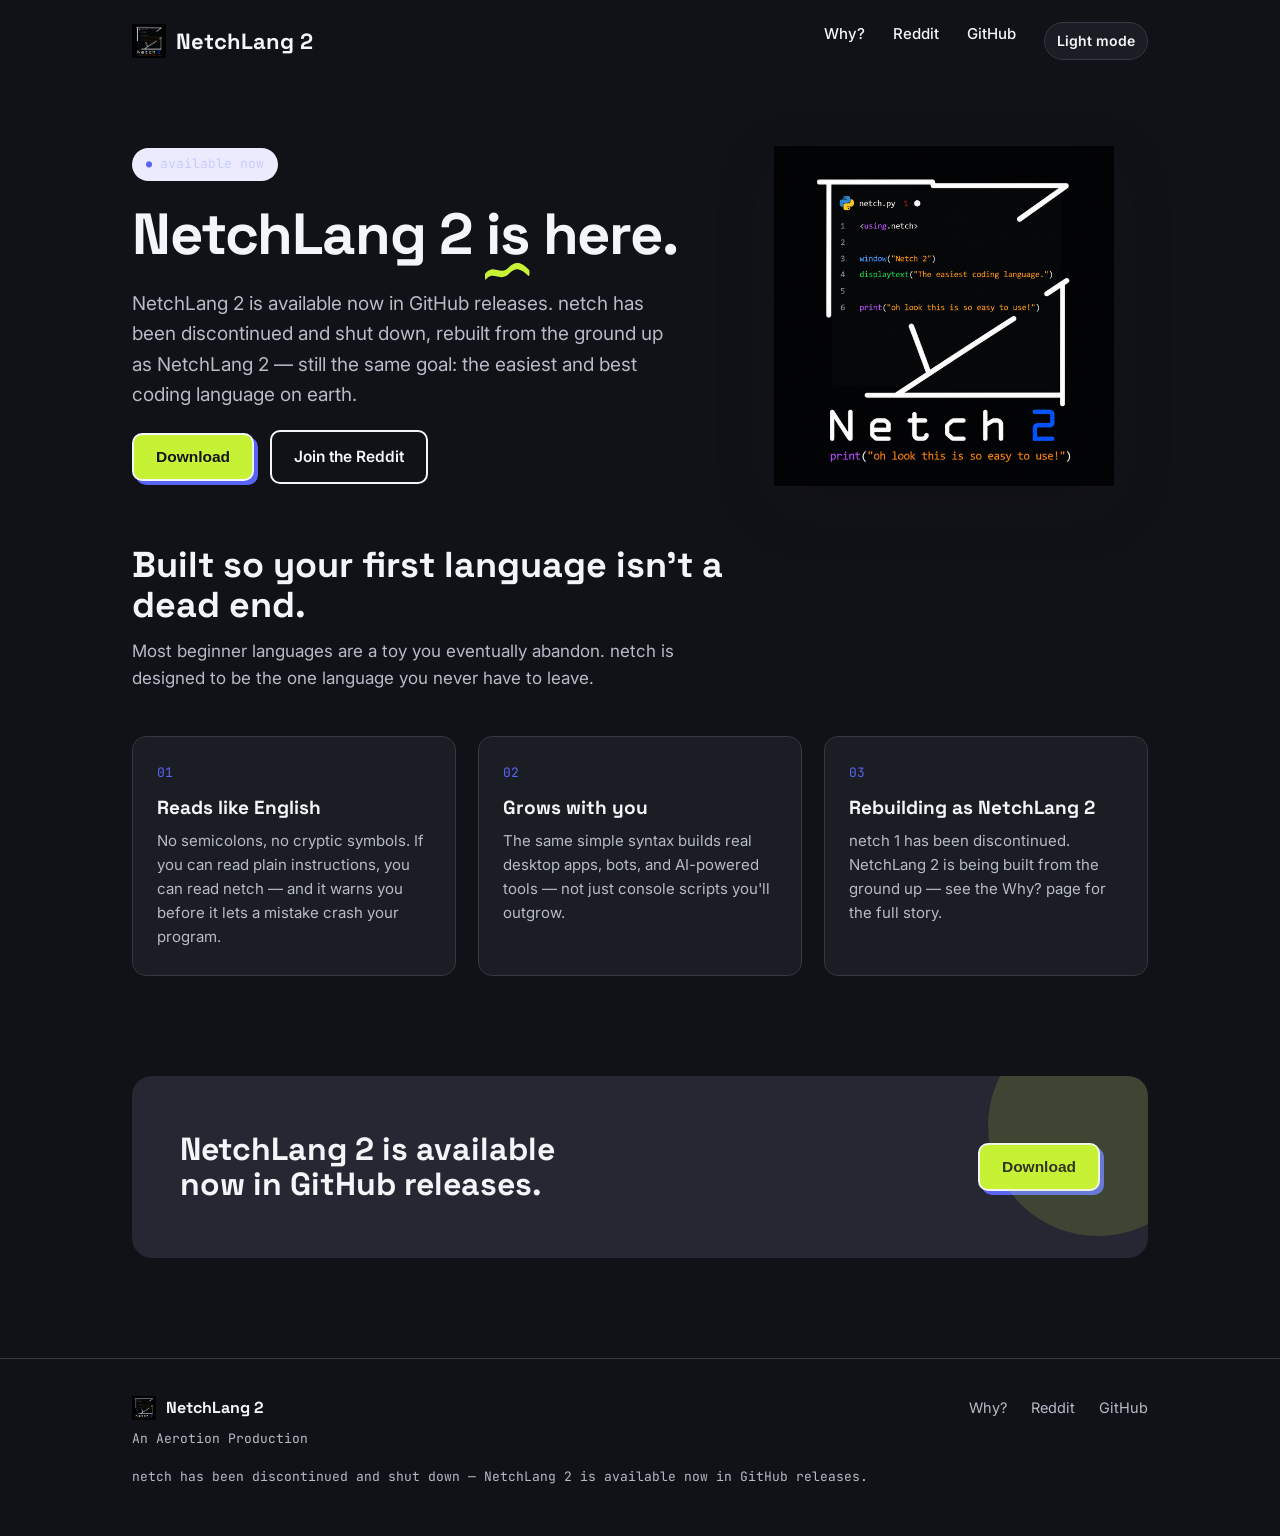
<file: index.html>
<!DOCTYPE html>
<html lang="en">
<head>
<meta charset="UTF-8" />
<meta name="viewport" content="width=device-width, initial-scale=1.0" />
<title>NetchLang 2</title>
<meta name="description" content="NetchLang 2 is available now in GitHub releases. netch has been discontinued and rebuilt as NetchLang 2 — the easiest and best coding language on earth." />
<meta property="og:title" content="NetchLang 2 — available now" />
<meta property="og:description" content="NetchLang 2 is available now in GitHub releases. The easiest and best coding language on earth, rebuilt better." />
<meta property="og:type" content="website" />
<meta name="twitter:card" content="summary_large_image" />
<meta name="twitter:title" content="NetchLang 2 — available now" />
<meta name="twitter:description" content="NetchLang 2 is available now in GitHub releases. The easiest and best coding language on earth, rebuilt better." />
<script type="application/ld+json">
{
  "@context": "https://schema.org",
  "@type": "WebSite",
  "name": "NetchLang 2",
  "headline": "NetchLang 2 — available now",
  "description": "NetchLang 2 is available now in GitHub releases. The easiest and best coding language on earth, rebuilt better from the ground up.",
  "keywords": "netch, NetchLang 2, coding language, beginner programming"
}
</script>
<link id="theme-favi
a
con" rel="icon" href="assets/logo-dark.png" />
<script>document.documentElement.dataset.theme = localStorage.getItem('netch-theme') || 'dark';</script>
<link rel="stylesheet" href="style.css" />
</head>
<body>

<div class="wrap">
  <nav>
    <a href="#" class="brand">
      <img src="assets/logo-light.png" alt="NetchLang logo" />
      NetchLang 2
    </a>
    <div class="nav-links">
      <a href="why.html">Why?</a>
      <a href="https://www.reddit.com/r/netchcoding2/" target="_blank" rel="noopener">Reddit</a>
      <a href="https://github.com/netchcodelang/netchcodinglang" target="_blank" rel="noopener">GitHub</a>
      <button class="theme-toggle" type="button" data-theme-toggle>Light mode</button>
    </div>
  </nav>
</div>

<header class="hero">
  <div class="wrap hero-inner">
    <div class="hero-text">
      <span class="eyebrow">available now</span>
      <h1 class="headline">
        NetchLang 2
        <span class="underline-wrap">is
          <svg viewBox="0 0 200 20" preserveAspectRatio="none" aria-hidden="true">
            <path d="M2 15 C 35 4, 70 18, 105 9 S 165 3, 197 11" stroke="var(--lime)" stroke-width="7" fill="none" stroke-linecap="round"/>
          </svg>
        </span>
        here.
      </h1>
      <p class="subhead">
        NetchLang 2 is available now in GitHub releases. netch has been discontinued and shut down, rebuilt
        from the ground up as NetchLang 2 — still the same goal: the easiest and best coding language on earth.
      </p>

      <div class="cta-row" style="margin-top:14px">
        <button class="btn btn-primary" id="download-release-btn">Download</button>
        <a class="btn btn-secondary" href="https://www.reddit.com/r/netchcoding2/" target="_blank" rel="noopener">Join the Reddit</a>
      </div>
    </div>
    <div class="hero-logo">
      <img src="assets/logo-light.png" alt="NetchLang hand-drawn logo mark" />
    </div>
  </div>
</header>

<section class="features" id="features">
  <div class="wrap">
    <div class="features-head">
      <h2>Built so your first language isn't a dead end.</h2>
      <p>Most beginner languages are a toy you eventually abandon. netch is designed to be the one language you never have to leave.</p>
    </div>

    <div class="feature-grid">
      <div class="feature-card">
        <div class="num">01</div>
        <h3>Reads like English</h3>
        <p>No semicolons, no cryptic symbols. If you can read plain instructions, you can read netch — and it warns you before it lets a mistake crash your program.</p>
      </div>
      <div class="feature-card">
        <div class="num">02</div>
        <h3>Grows with you</h3>
        <p>The same simple syntax builds real desktop apps, bots, and AI-powered tools — not just console scripts you'll outgrow.</p>
      </div>
      <div class="feature-card">
        <div class="num">03</div>
        <h3>Rebuilding as NetchLang 2</h3>
        <p>netch 1 has been discontinued. NetchLang 2 is being built from the ground up — see the <a href="why.html">Why? page</a> for the full story.</p>
      </div>
    </div>
  </div>
</section>

<div class="wrap">
  <div class="cta-band">
    <h2>NetchLang 2 is available now in GitHub releases.</h2>
    <button class="btn btn-primary" id="download-release-btn-2">Download</button>
  </div>
</div>

<footer>
  <div class="wrap">
    <div class="footer-inner">
      <a href="#" class="brand"><img src="assets/logo-light.png" alt="NetchLang logo" /> NetchLang 2</a>
      <div class="footer-links">
        <a href="why.html">Why?</a>
        <a href="https://www.reddit.com/r/netchcoding2/" target="_blank" rel="noopener">Reddit</a>
        <a href="https://github.com/netchcodelang/netchcodinglang" target="_blank" rel="noopener">GitHub</a>
      </div>
    </div>
    <div class="footer-note" style="margin-top:8px">An Aerotion Production</div>
    <div class="footer-note">netch has been discontinued and shut down — NetchLang 2 is available now in GitHub releases.</div>
  </div>
</footer>

<div class="warn-modal-overlay" id="warn-modal-overlay">
  <div class="warn-modal">
    <h3>Heads up</h3>
    <p>
      You're about to visit the <strong>NetchLang 2 releases</strong> page on GitHub to download the latest release.
    </p>
    <div class="warn-modal-actions">
      <button class="btn btn-secondary" id="warn-cancel-btn">Cancel</button>
      <a class="btn btn-primary" id="warn-continue-btn" href="https://github.com/netchcodelang/netchcodinglang/releases" target="_blank" rel="noopener">Continue to GitHub Releases</a>
    </div>
  </div>
</div>

<script src="theme.js"></script>
<script src="script.js"></script>
<script>
  const overlay = document.getElementById('warn-modal-overlay');
  const showModal = () => overlay.classList.add('active');
  const hideModal = () => overlay.classList.remove('active');

  document.getElementById('download-release-btn')?.addEventListener('click', showModal);
  document.getElementById('download-release-btn-2')?.addEventListener('click', showModal);
  document.getElementById('warn-cancel-btn').addEventListener('click', hideModal);
  overlay.addEventListener('click', (e) => {
    if (e.target === overlay) hideModal();
  });
</script>
</body>
</html>
</file>
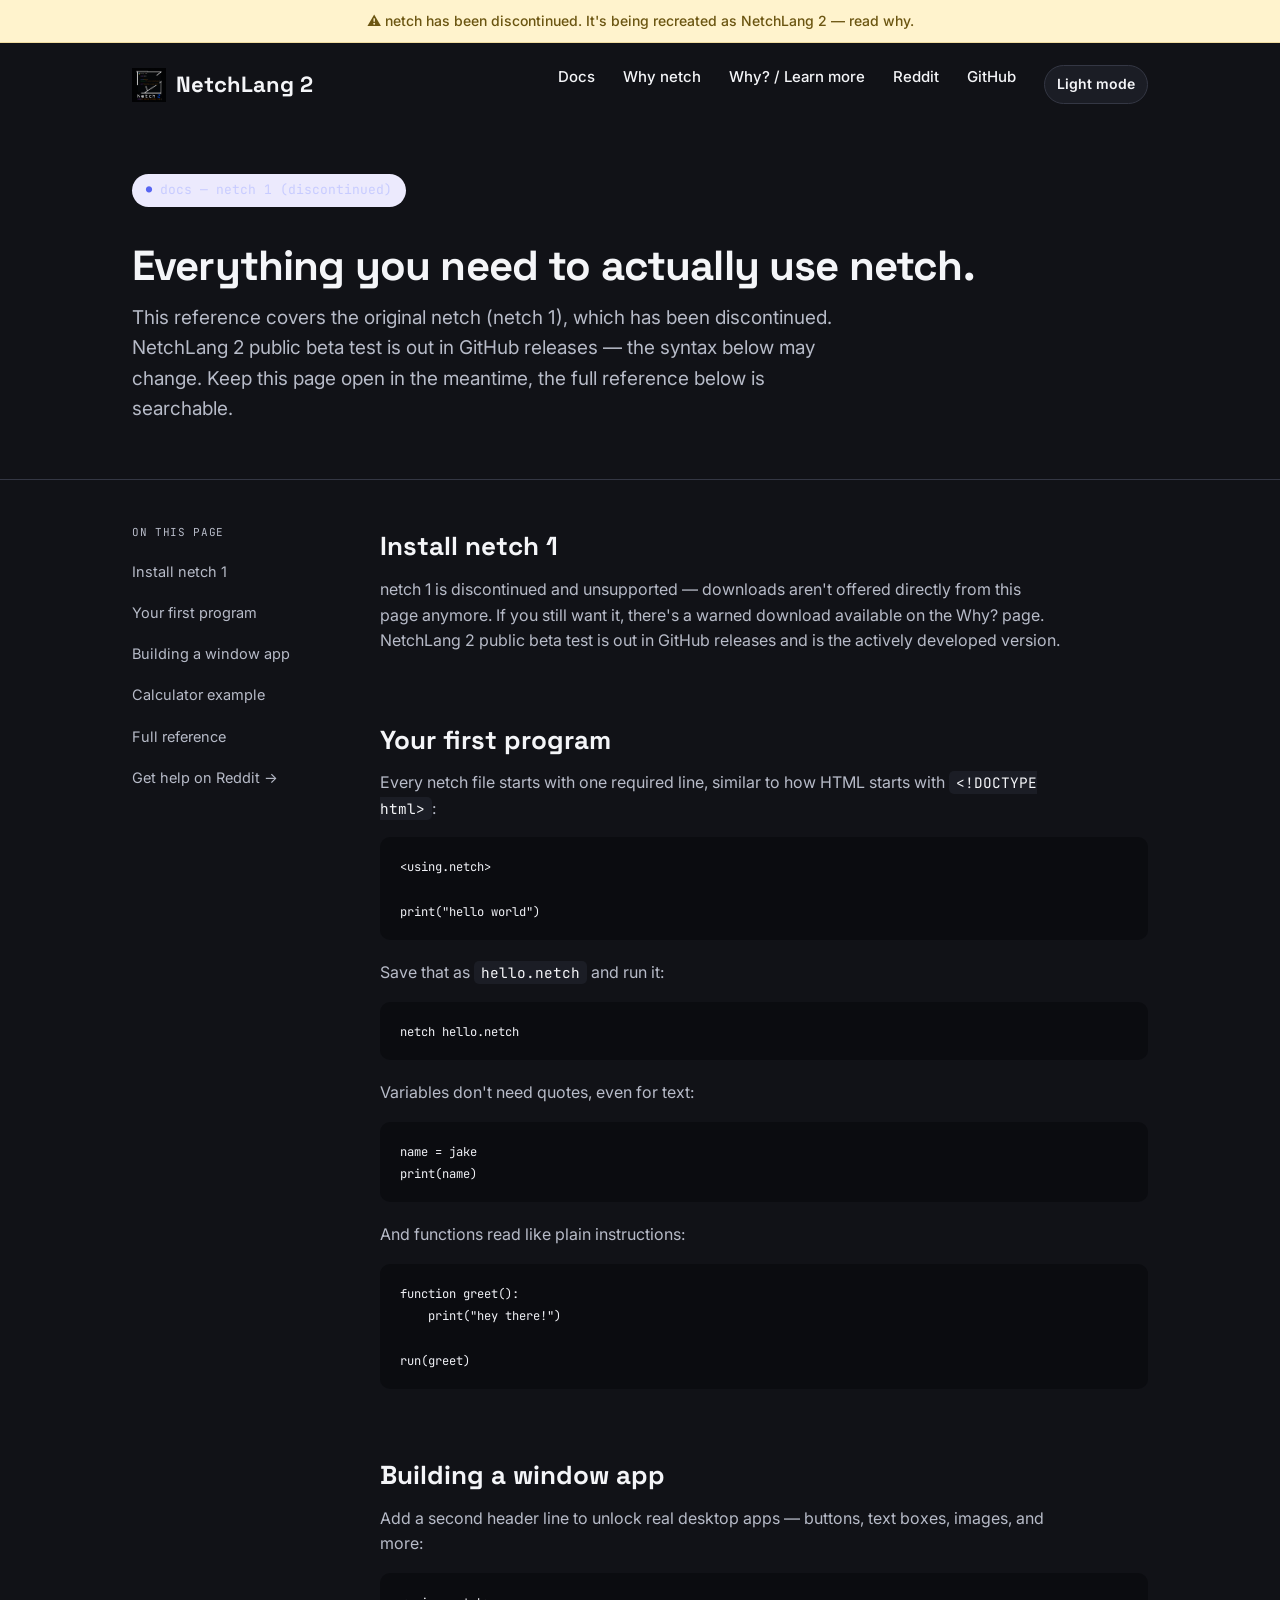
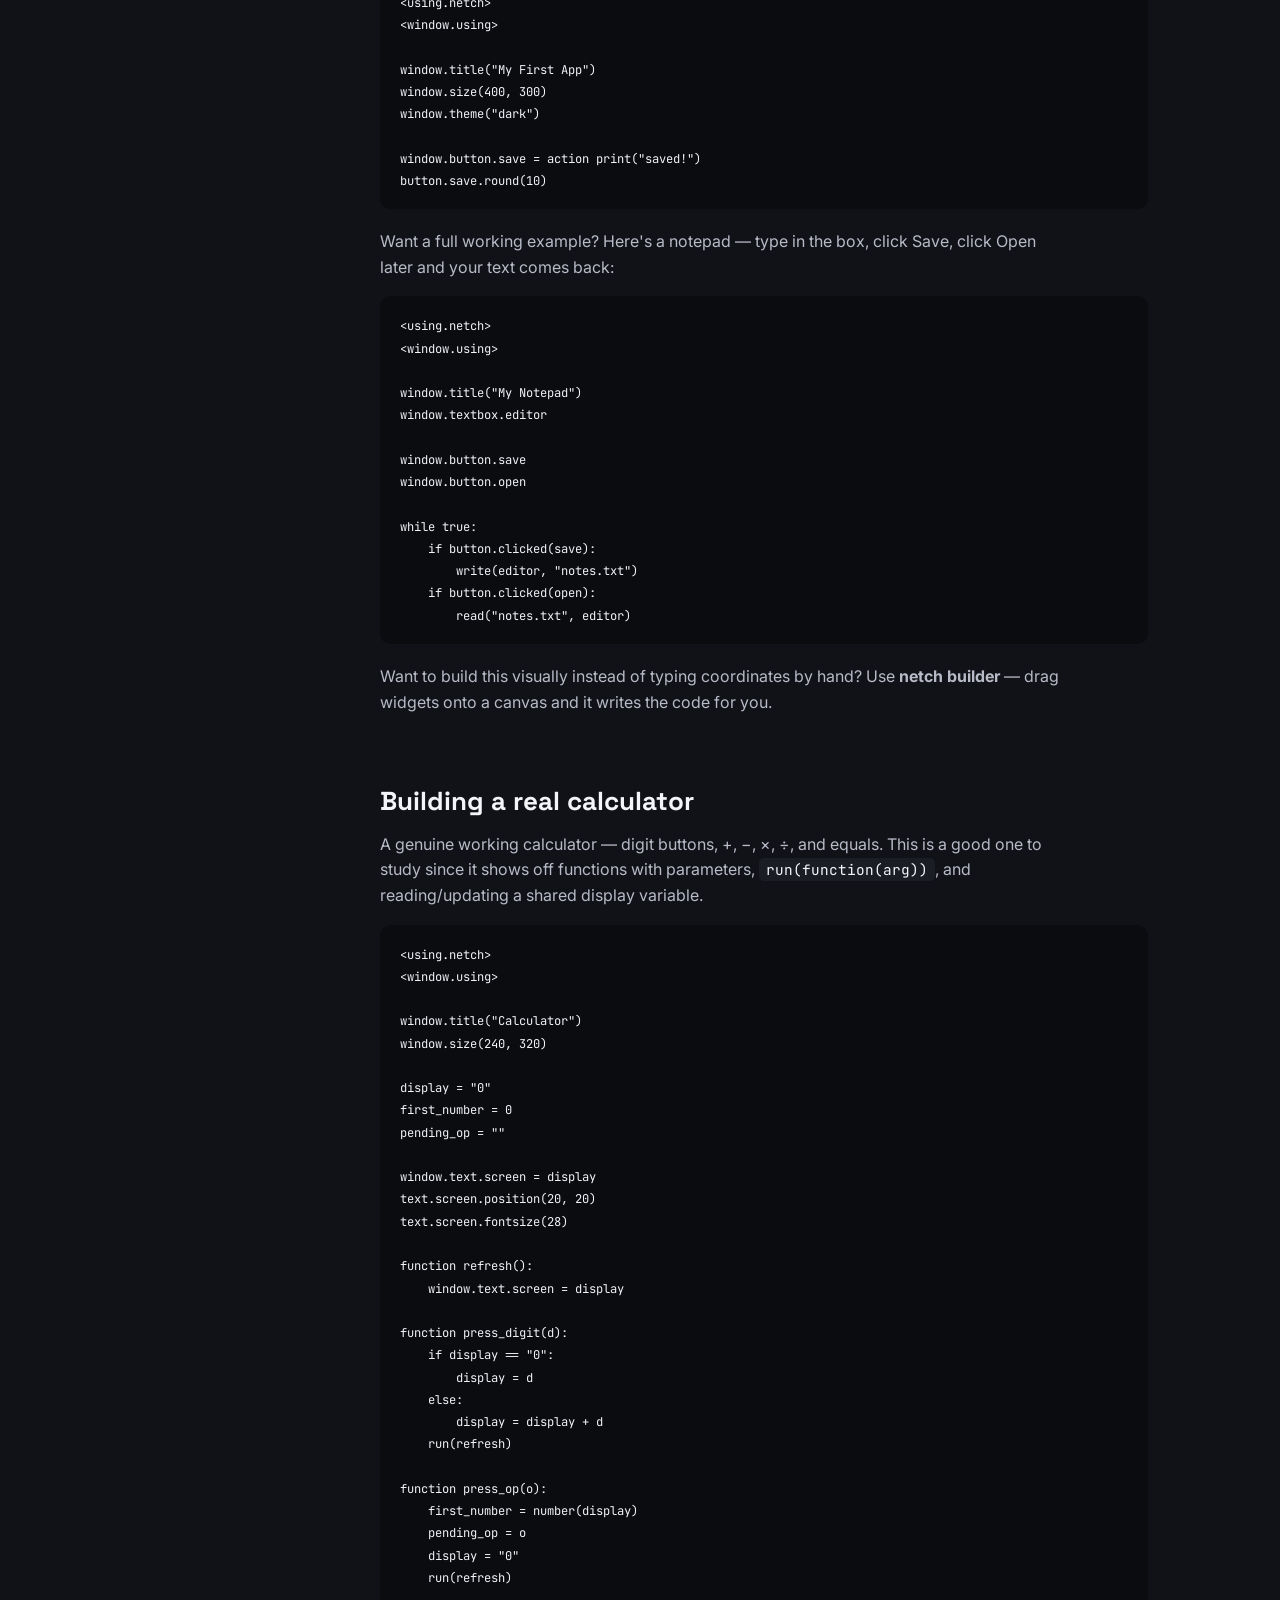
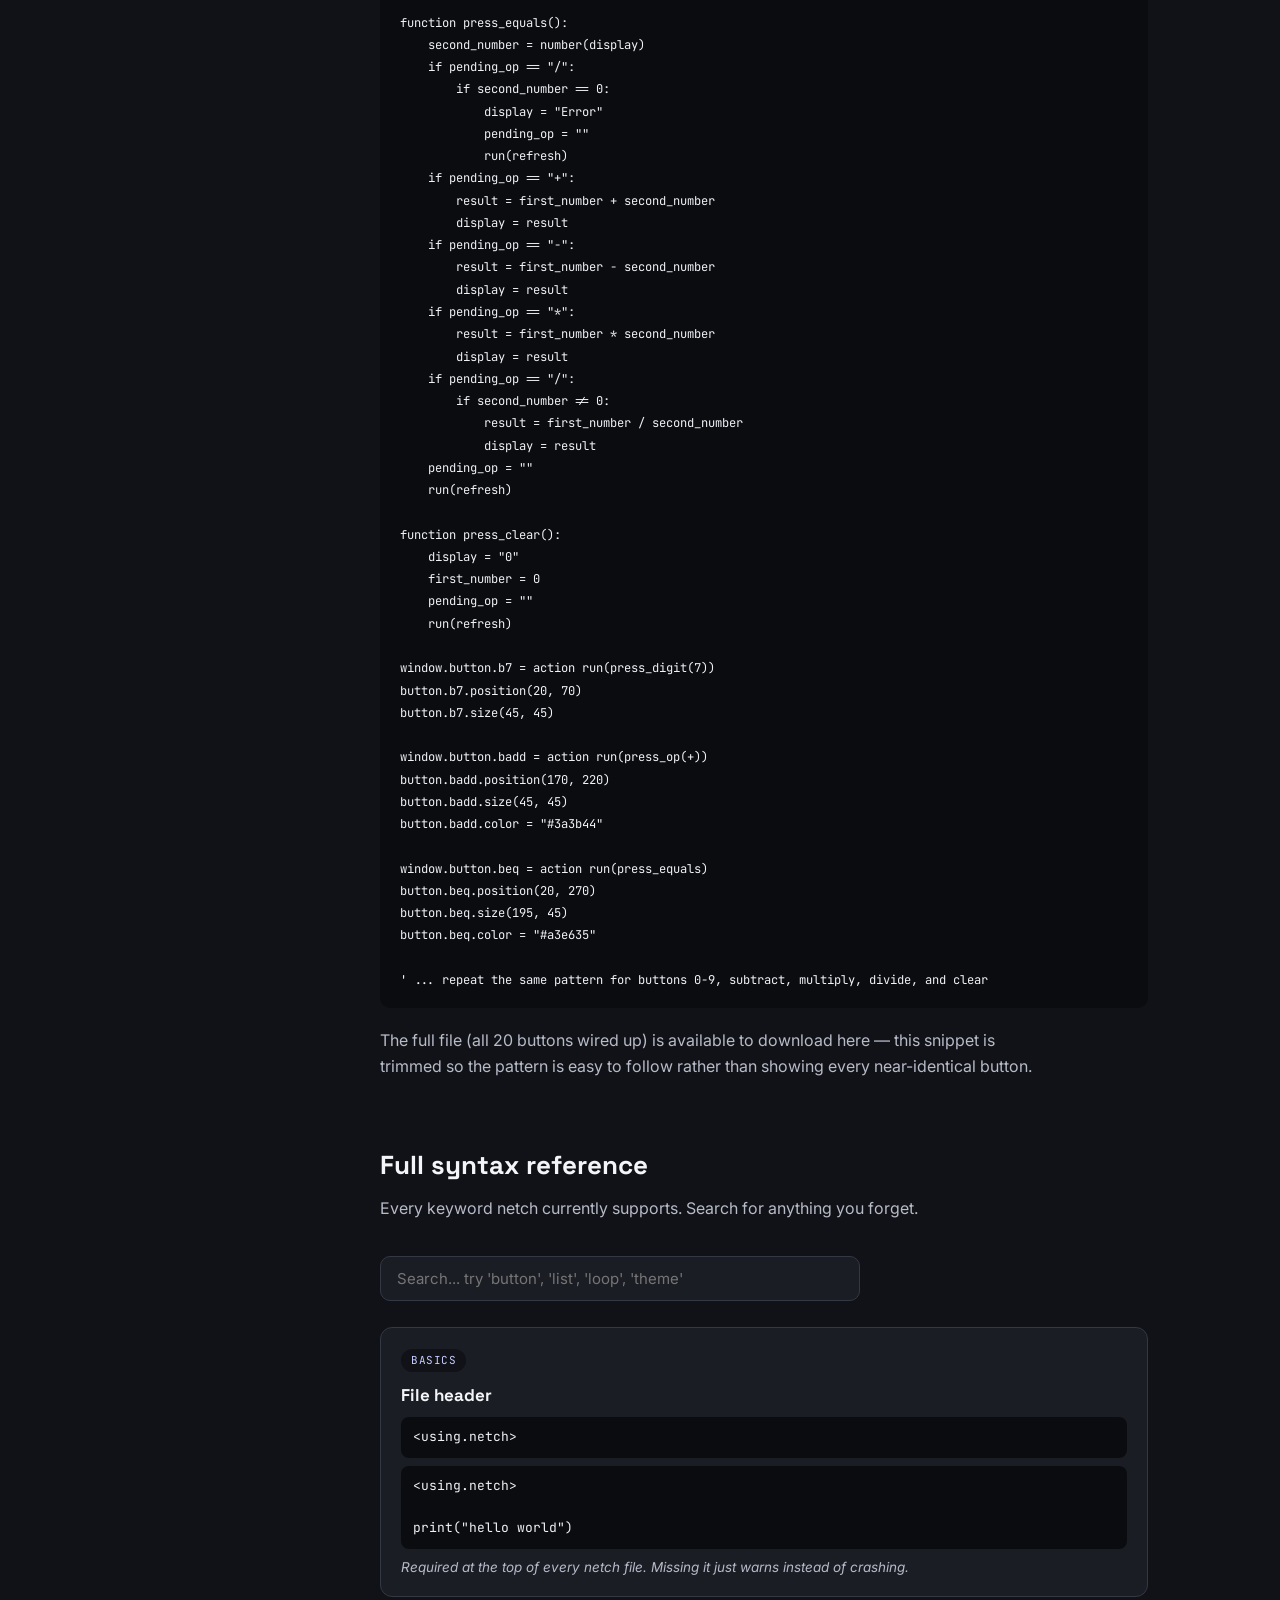
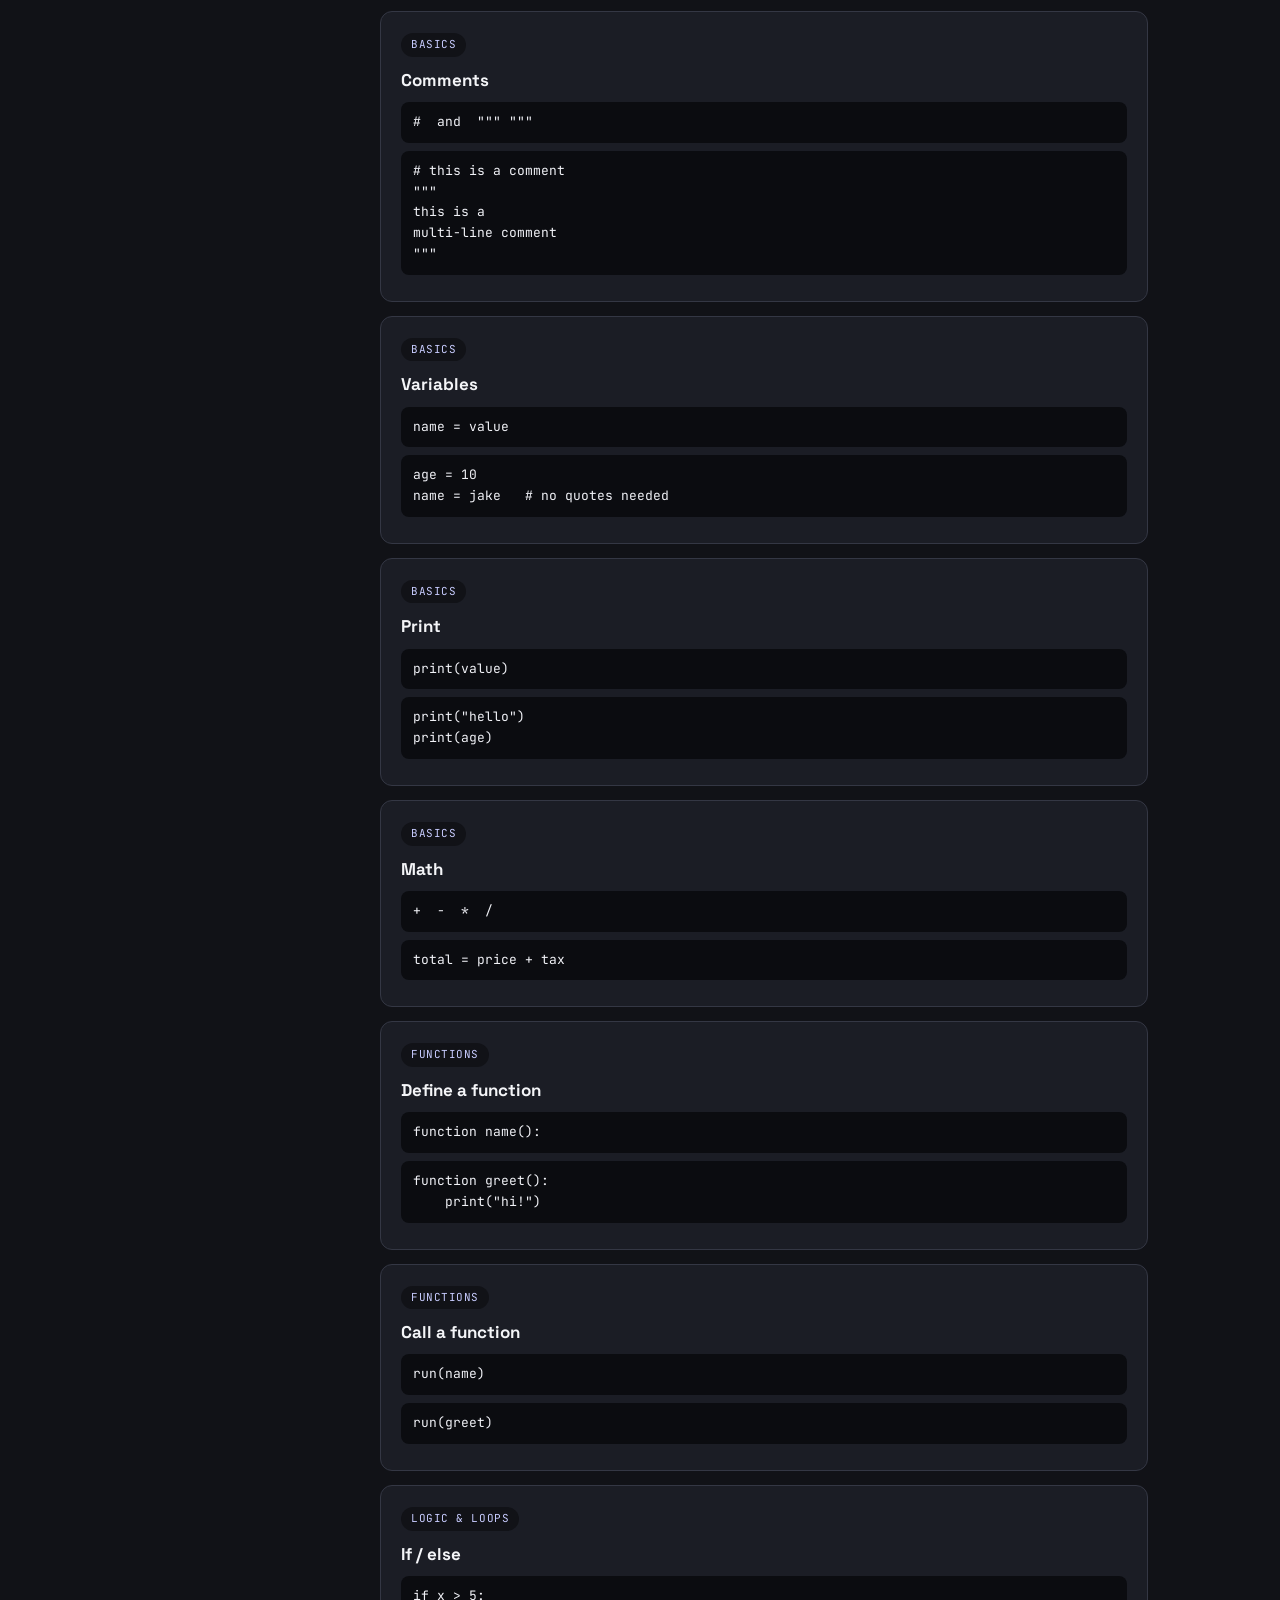
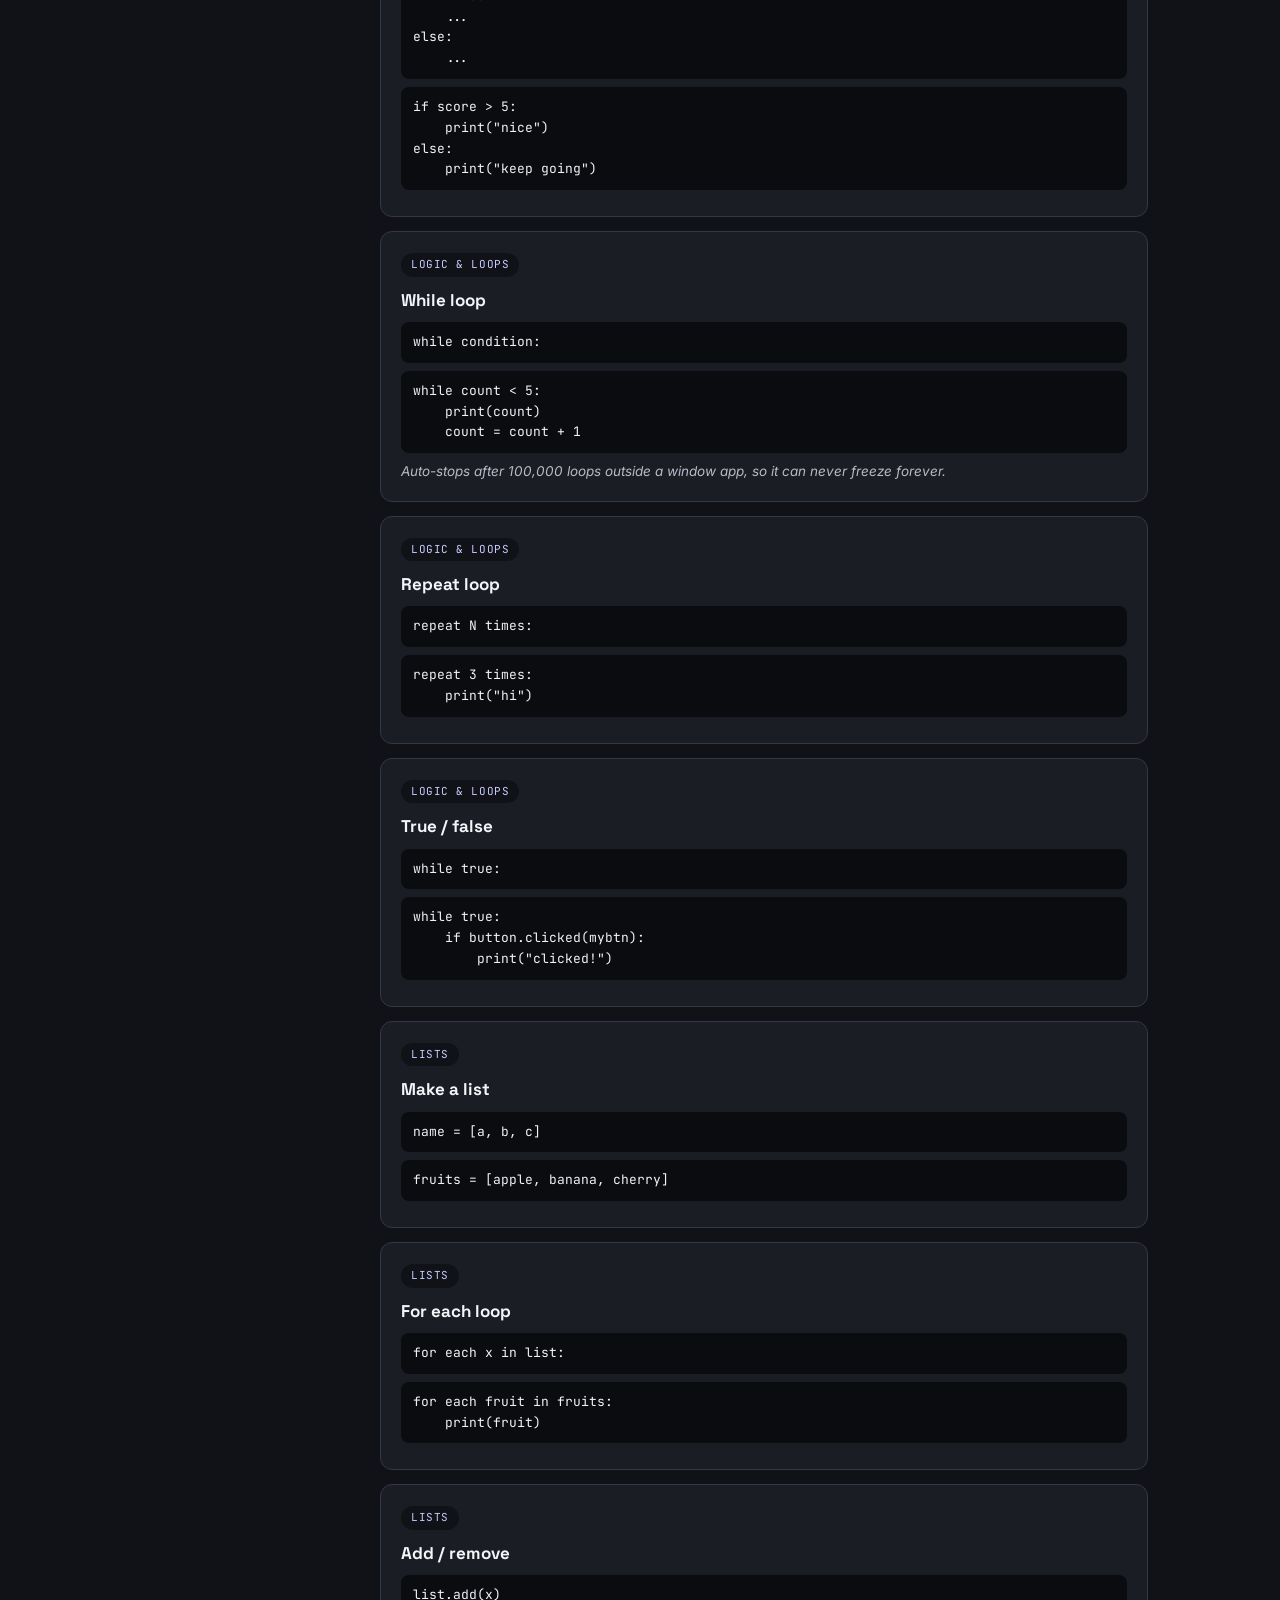
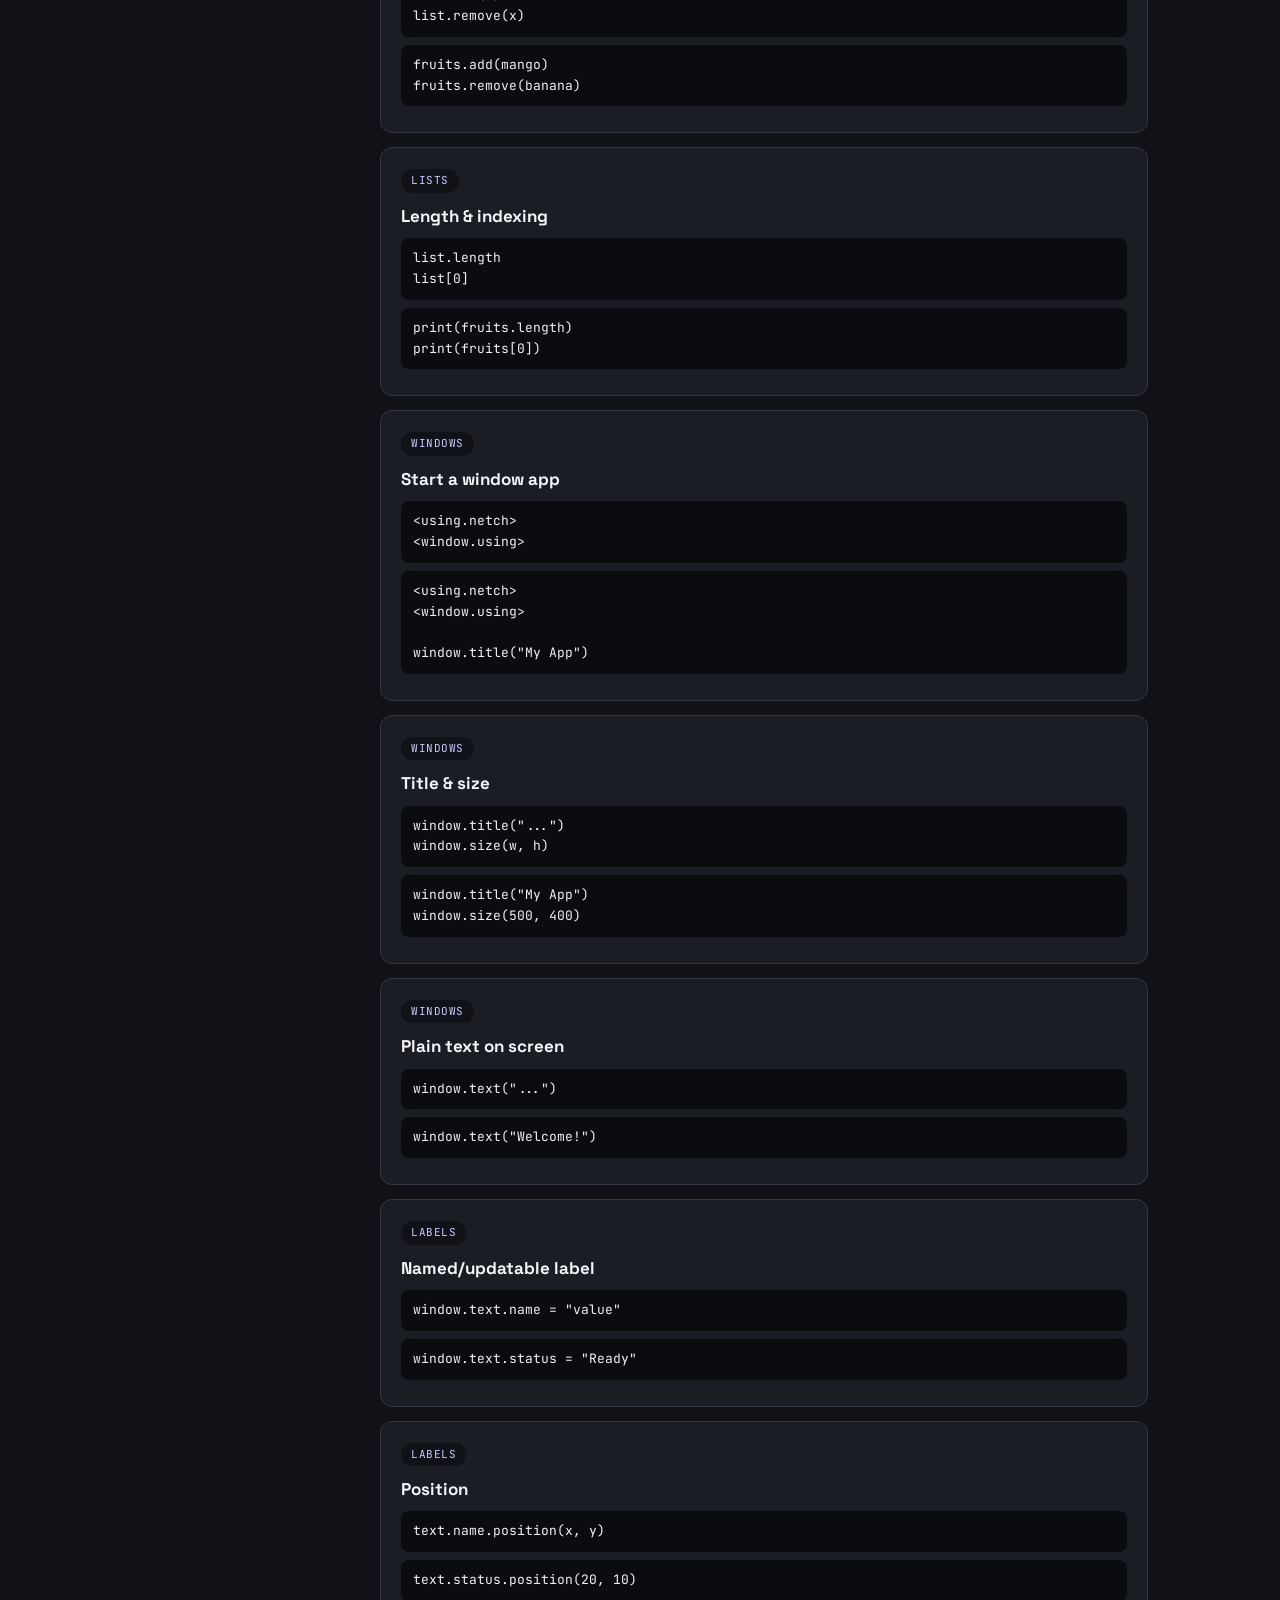
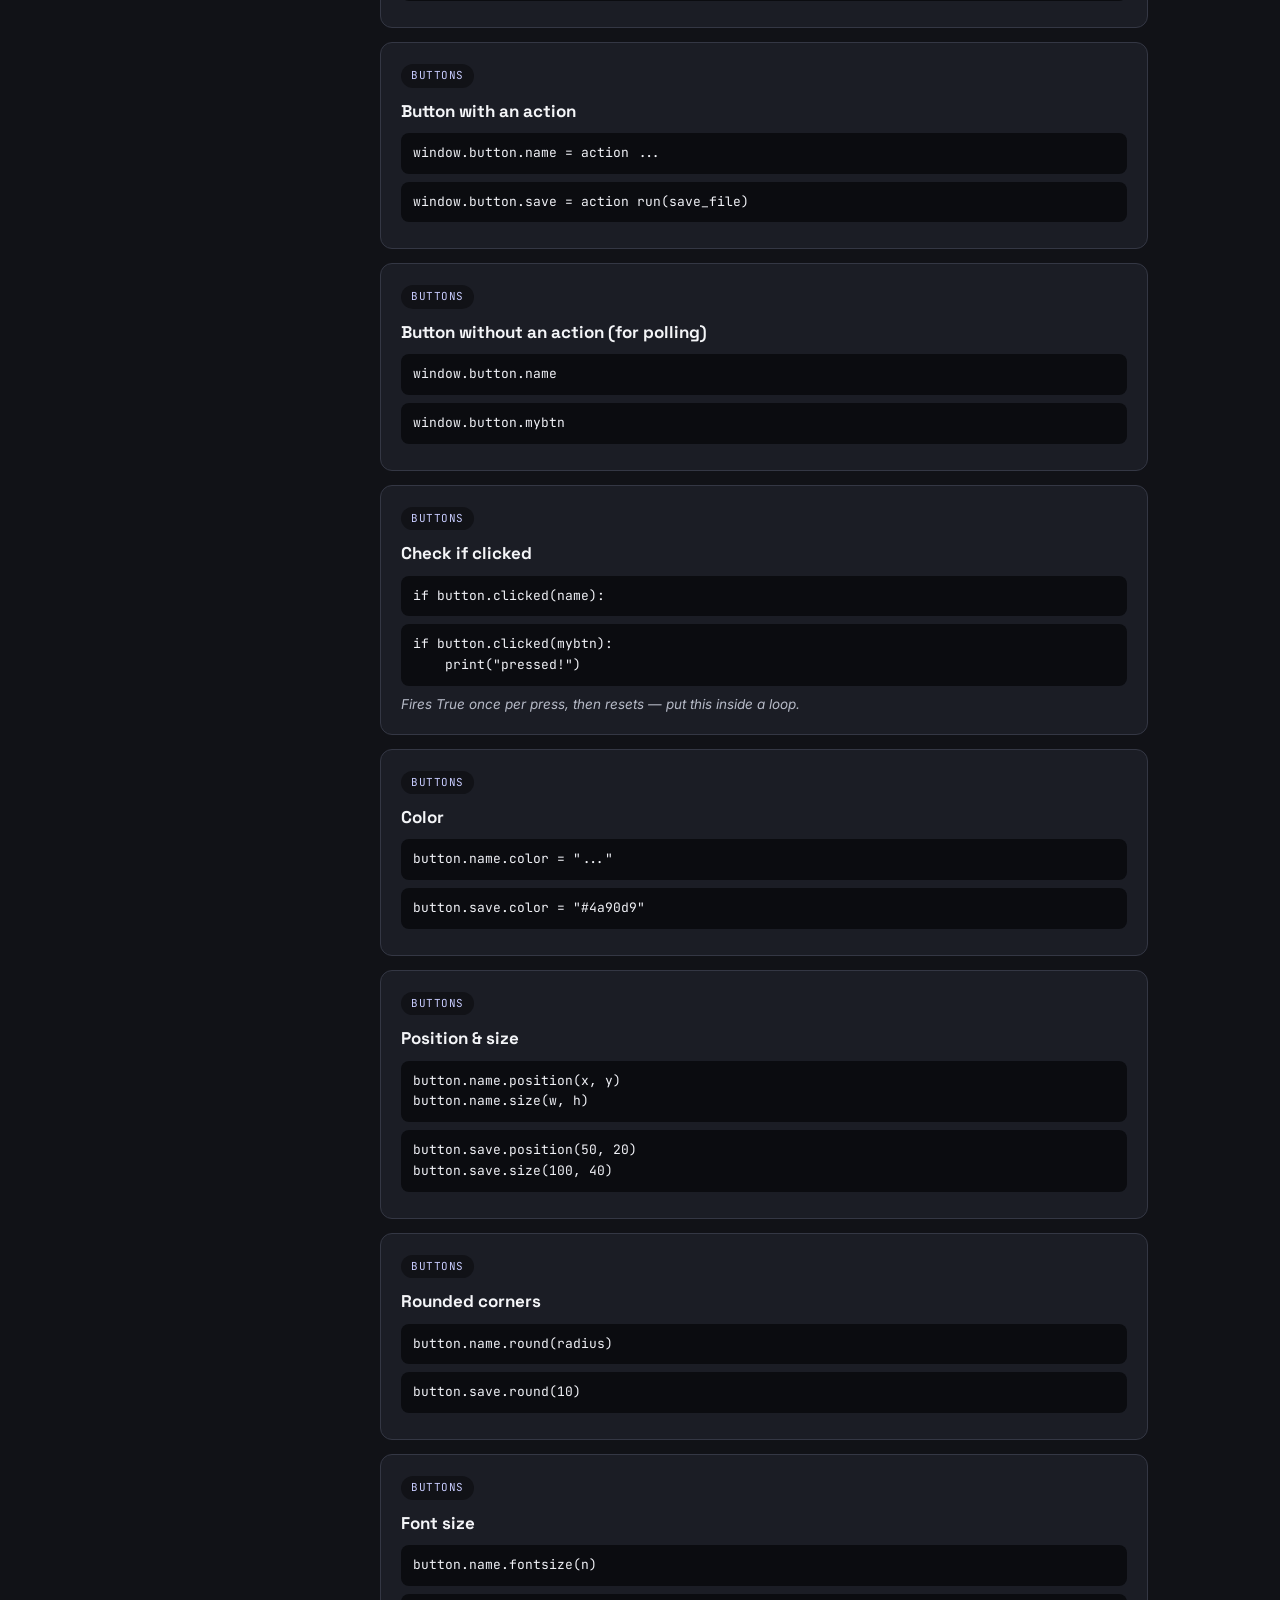
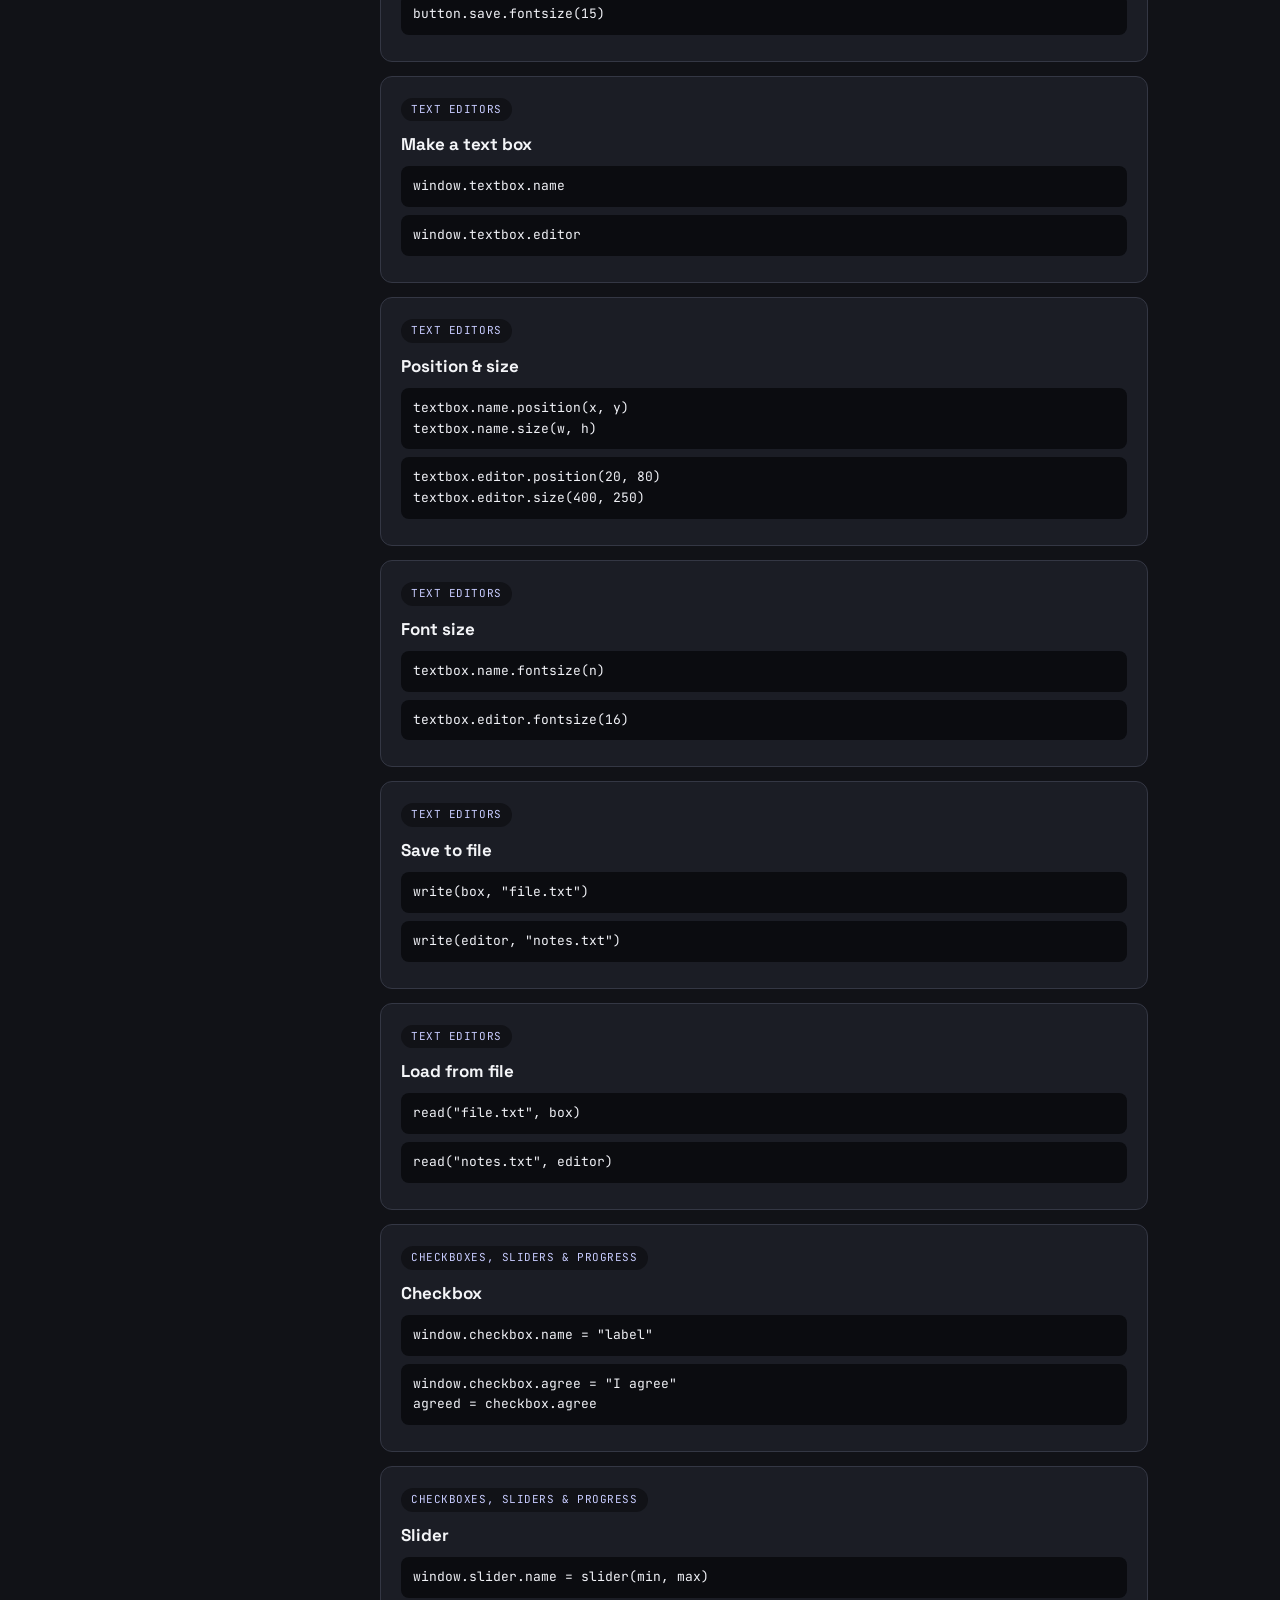
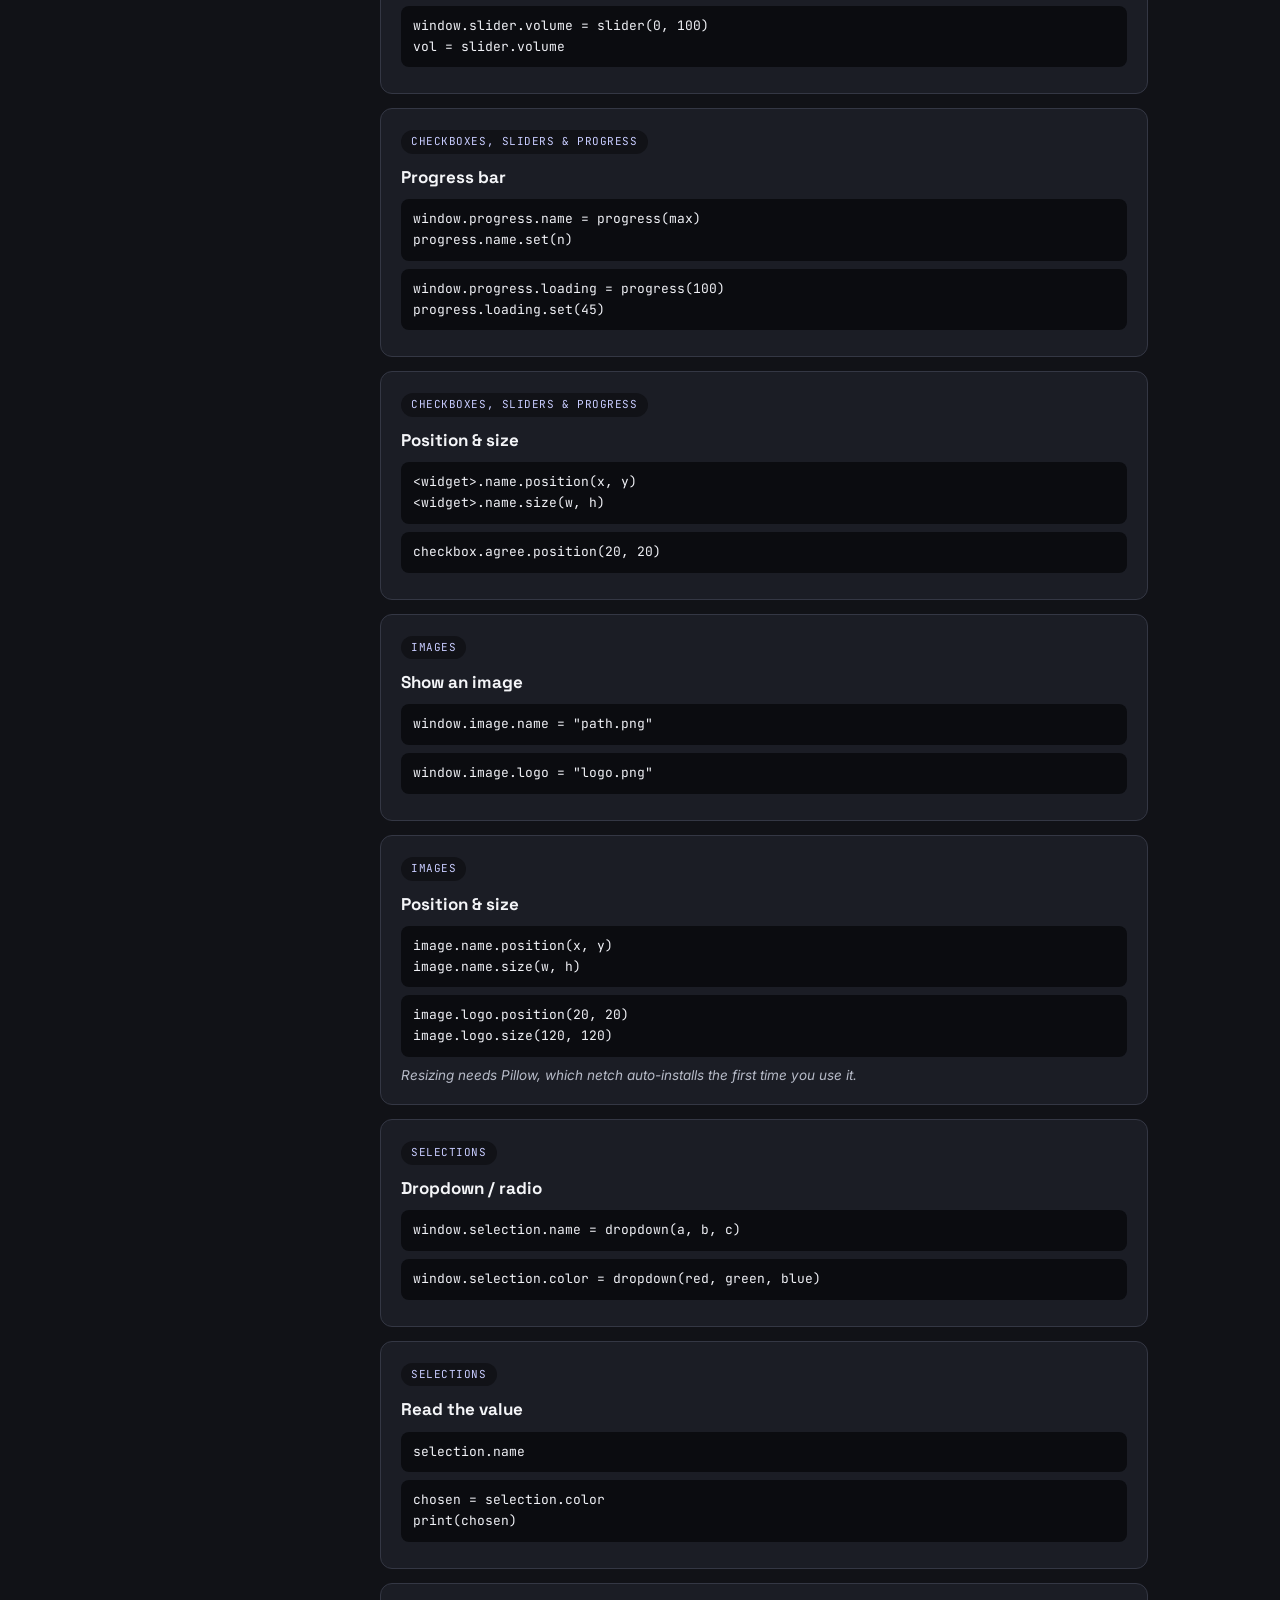
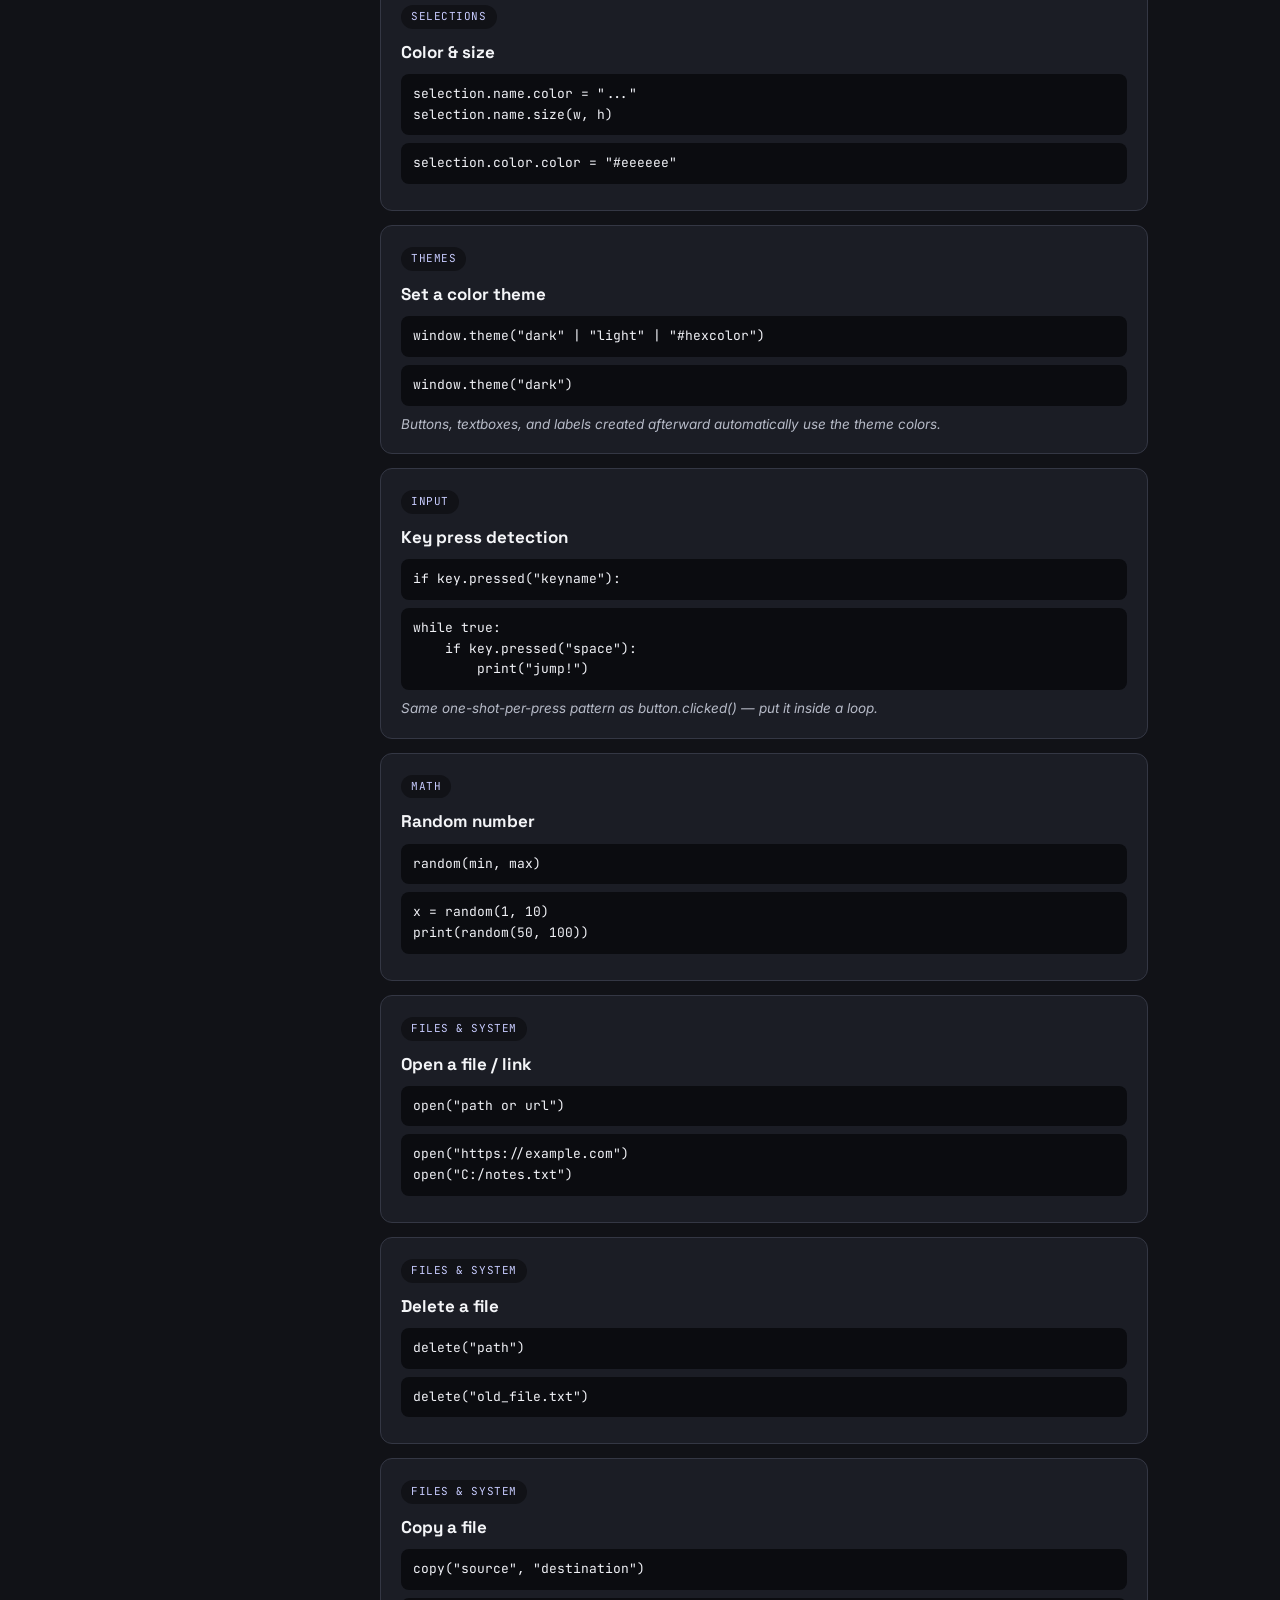
<file: docs.html>
<!DOCTYPE html>
<html lang="en">
<head>
<meta charset="UTF-8" />
<meta name="viewport" content="width=device-width, initial-scale=1.0" />
<title>NetchLang 2 docs — syntax reference (beta test out)</title>
<meta name="description" content="NetchLang 2 public beta test out now in GitHub releases. This reference covers the original netch 1 syntax while the beta is being tested." />
<link id="theme-favicon" rel="icon" href="assets/logo-dark.png" />
<script>document.documentElement.dataset.theme = localStorage.getItem('netch-theme') || 'dark';</script>
<link rel="stylesheet" href="style.css" />
<link rel="stylesheet" href="docs.css" />
</head>
<body>

<div class="notice-banner">
  <div class="wrap">
    ⚠ netch has been discontinued. It's being recreated as NetchLang 2 — <a href="why.html">read why</a>.
  </div>
</div>

<div class="wrap">
  <nav>
    <a href="index.html" class="brand">
      <img src="assets/logo-light.png" alt="netch logo" />
      NetchLang 2
    </a>
    <div class="nav-links">
      <a href="docs.html">Docs</a>
      <a href="index.html#features">Why netch</a>
      <a href="why.html">Why? / Learn more</a>
      <a href="https://www.reddit.com/r/netchcoding2/" target="_blank" rel="noopener">Reddit</a>
      <a href="https://github.com/netchcodelang/netchcodinglang" target="_blank" rel="noopener">GitHub</a>
      <button class="theme-toggle" type="button" data-theme-toggle>Light mode</button>
    </div>
  </nav>
</div>

<header class="docs-hero">
  <div class="wrap">
    <span class="eyebrow">docs — netch 1 (discontinued)</span>
    <h1>Everything you need to actually use netch.</h1>
    <p class="subhead">This reference covers the original netch (netch 1), which has been discontinued. NetchLang 2 public beta test is out in GitHub releases — the syntax below may change. Keep this page open in the meantime, the full reference below is searchable.</p>
  </div>
</header>

<div class="wrap docs-layout">

  <aside class="docs-nav">
    <div class="docs-nav-label">On this page</div>
    <a href="#install">Install netch 1</a>
    <a href="#first-program">Your first program</a>
    <a href="#windows-apps">Building a window app</a>
    <a href="#calculator">Calculator example</a>
    <a href="#reference">Full reference</a>
    <a href="https://www.reddit.com/r/netchcoding2/" target="_blank" rel="noopener">Get help on Reddit →</a>
  </aside>

  <main class="docs-content">

    <section id="install">
      <h2>Install netch 1</h2>
      <p>
        netch 1 is discontinued and unsupported — downloads aren't offered directly from this page anymore.
        If you still want it, there's a warned download available on the
        <a href="why.html">Why? page</a>. NetchLang 2 public beta test is out in GitHub releases and is the actively developed version.
      </p>
    </section>

    <section id="first-program">
      <h2>Your first program</h2>
      <p>Every netch file starts with one required line, similar to how HTML starts with <code>&lt;!DOCTYPE html&gt;</code>:</p>
      <pre><code>&lt;using.netch&gt;

print("hello world")</code></pre>
      <p>Save that as <code>hello.netch</code> and run it:</p>
      <pre><code>netch hello.netch</code></pre>
      <p>Variables don't need quotes, even for text:</p>
      <pre><code>name = jake
print(name)</code></pre>
      <p>And functions read like plain instructions:</p>
      <pre><code>function greet():
    print("hey there!")

run(greet)</code></pre>
    </section>

    <section id="windows-apps">
      <h2>Building a window app</h2>
      <p>Add a second header line to unlock real desktop apps — buttons, text boxes, images, and more:</p>
      <pre><code>&lt;using.netch&gt;
&lt;window.using&gt;

window.title("My First App")
window.size(400, 300)
window.theme("dark")

window.button.save = action print("saved!")
button.save.round(10)</code></pre>
      <p>Want a full working example? Here's a notepad — type in the box, click Save, click Open later and your text comes back:</p>
      <pre><code>&lt;using.netch&gt;
&lt;window.using&gt;

window.title("My Notepad")
window.textbox.editor

window.button.save
window.button.open

while true:
    if button.clicked(save):
        write(editor, "notes.txt")
    if button.clicked(open):
        read("notes.txt", editor)</code></pre>
      <p>Want to build this visually instead of typing coordinates by hand? Use <strong>netch builder</strong> — drag widgets onto a canvas and it writes the code for you.</p>
    </section>

    <section id="calculator">
      <h2>Building a real calculator</h2>
      <p>A genuine working calculator — digit buttons, +, −, ×, ÷, and equals. This is a good one to study since it shows off functions with parameters, <code>run(function(arg))</code>, and reading/updating a shared display variable.</p>
      <pre><code>&lt;using.netch&gt;
&lt;window.using&gt;

window.title("Calculator")
window.size(240, 320)

display = "0"
first_number = 0
pending_op = ""

window.text.screen = display
text.screen.position(20, 20)
text.screen.fontsize(28)

function refresh():
    window.text.screen = display

function press_digit(d):
    if display == "0":
        display = d
    else:
        display = display + d
    run(refresh)

function press_op(o):
    first_number = number(display)
    pending_op = o
    display = "0"
    run(refresh)

function press_equals():
    second_number = number(display)
    if pending_op == "/":
        if second_number == 0:
            display = "Error"
            pending_op = ""
            run(refresh)
    if pending_op == "+":
        result = first_number + second_number
        display = result
    if pending_op == "-":
        result = first_number - second_number
        display = result
    if pending_op == "*":
        result = first_number * second_number
        display = result
    if pending_op == "/":
        if second_number != 0:
            result = first_number / second_number
            display = result
    pending_op = ""
    run(refresh)

function press_clear():
    display = "0"
    first_number = 0
    pending_op = ""
    run(refresh)

window.button.b7 = action run(press_digit(7))
button.b7.position(20, 70)
button.b7.size(45, 45)

window.button.badd = action run(press_op(+))
button.badd.position(170, 220)
button.badd.size(45, 45)
button.badd.color = "#3a3b44"

window.button.beq = action run(press_equals)
button.beq.position(20, 270)
button.beq.size(195, 45)
button.beq.color = "#a3e635"

' ... repeat the same pattern for buttons 0-9, subtract, multiply, divide, and clear</code></pre>
      <p class="docs-muted">
        The full file (all 20 buttons wired up) is
        <a href="downloads/calculator.netch" download>available to download here</a> — this snippet is trimmed so
        the pattern is easy to follow rather than showing every near-identical button.
      </p>
    </section>

    <section id="reference">
      <h2>Full syntax reference</h2>
      <p>Every keyword netch currently supports. Search for anything you forget.</p>

      <input id="ref-search" type="text" placeholder="Search... try 'button', 'list', 'loop', 'theme'" />
      <div id="ref-results"></div>
    </section>

  </main>
</div>

<footer>
  <div class="wrap">
    <div class="footer-inner">
      <a href="index.html" class="brand"><img src="assets/logo-light.png" alt="NetchLang logo" /> NetchLang 2</a>
      <div class="footer-links">
        <a href="why.html">Why?</a>
        <a href="https://www.reddit.com/r/netchcoding2/" target="_blank" rel="noopener">Reddit</a>
        <a href="https://github.com/netchcodelang/netchcodinglang" target="_blank" rel="noopener">GitHub</a>
      </div>
    </div>
    <div class="footer-note">netch has been discontinued and shut down — NetchLang 2 public beta test is out in GitHub releases.</div>
  </div>
</footer>

<script src="theme.js"></script>
<script src="docs.js"></script>
</body>
</html>
</file>
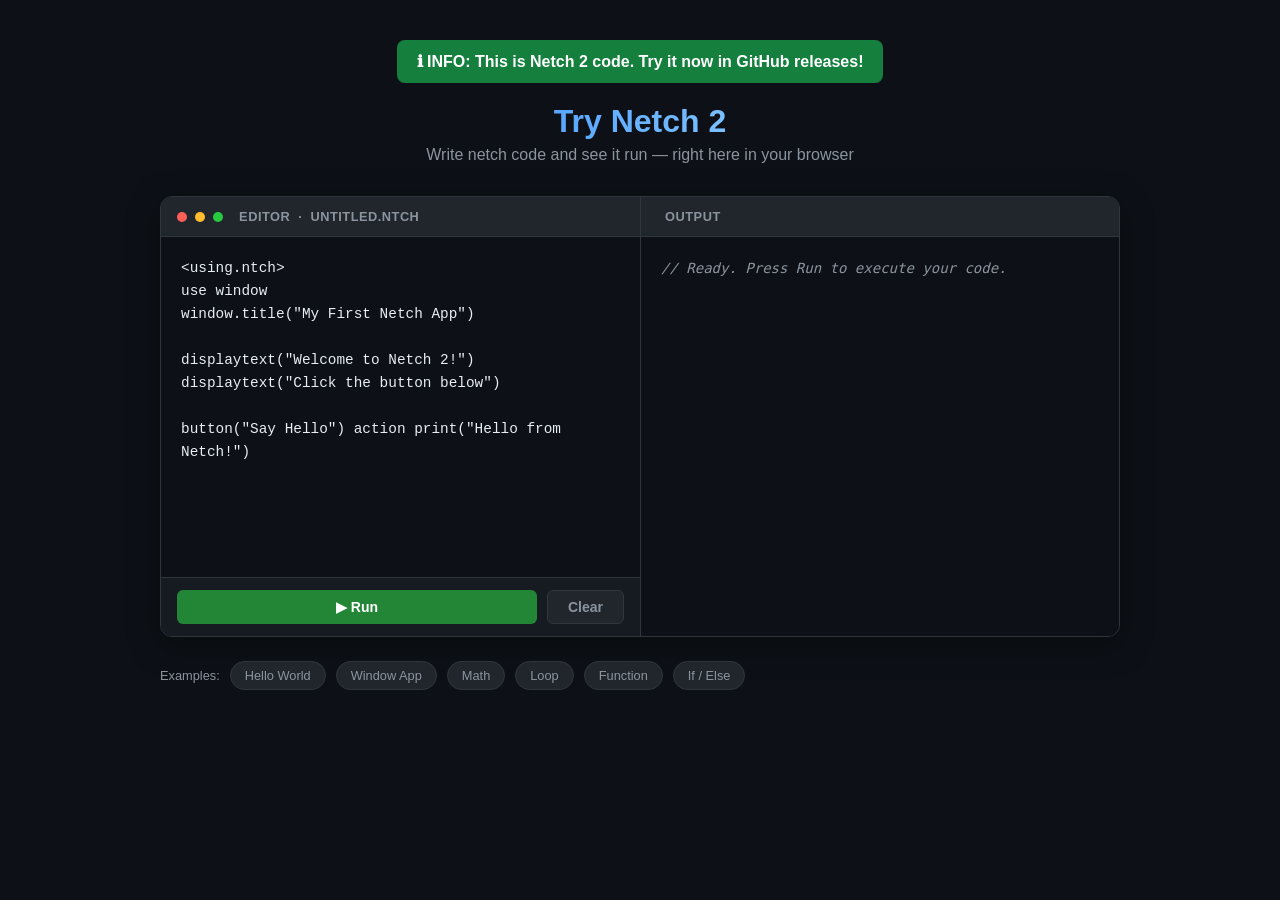
<file: trynetchcode.html>
<!DOCTYPE html>
<html lang="en">
<head>
<meta charset="UTF-8">
<meta name="viewport" content="width=device-width, initial-scale=1.0">
<title>Try Netch 2</title>
<style>
  * { margin: 0; padding: 0; box-sizing: border-box; }

  body {
    font-family: 'Segoe UI', sans-serif;
    background: #0d1117;
    color: #e6edf3;
    min-height: 100vh;
    display: flex;
    flex-direction: column;
    align-items: center;
    padding: 40px 20px;
  }

  h1 {
    font-size: 2rem;
    font-weight: 700;
    margin-bottom: 6px;
    background: linear-gradient(90deg, #58a6ff, #79c0ff);
    -webkit-background-clip: text;
    -webkit-text-fill-color: transparent;
  }

  .subtitle {
    color: #8b949e;
    margin-bottom: 32px;
    font-size: 1rem;
  }

  .dashboard {
    width: 100%;
    max-width: 960px;
    display: grid;
    grid-template-columns: 1fr 1fr;
    gap: 0;
    border-radius: 12px;
    overflow: hidden;
    border: 1px solid #30363d;
    box-shadow: 0 8px 32px rgba(0,0,0,0.4);
  }

  /* LEFT - editor */
  .editor-panel {
    background: #161b22;
    display: flex;
    flex-direction: column;
  }

  .panel-header {
    background: #21262d;
    padding: 12px 16px;
    font-size: 0.8rem;
    color: #8b949e;
    display: flex;
    align-items: center;
    gap: 8px;
    border-bottom: 1px solid #30363d;
    font-weight: 600;
    letter-spacing: 0.5px;
    text-transform: uppercase;
  }

  .dot { width: 10px; height: 10px; border-radius: 50%; }
  .dot-red { background: #ff5f57; }
  .dot-yellow { background: #febc2e; }
  .dot-green { background: #28c840; }

  textarea {
    flex: 1;
    background: #0d1117;
    color: #e6edf3;
    border: none;
    outline: none;
    padding: 20px;
    font-family: 'Consolas', 'Courier New', monospace;
    font-size: 0.9rem;
    line-height: 1.6;
    resize: none;
    min-height: 340px;
    tab-size: 4;
  }

  textarea::placeholder { color: #484f58; }

  .editor-footer {
    background: #161b22;
    padding: 12px 16px;
    display: flex;
    gap: 10px;
    border-top: 1px solid #30363d;
  }

  button {
    padding: 8px 20px;
    border-radius: 6px;
    border: none;
    font-size: 0.875rem;
    font-weight: 600;
    cursor: pointer;
    transition: all 0.15s;
  }

  .btn-run {
    background: #238636;
    color: #fff;
    flex: 1;
  }
  .btn-run:hover { background: #2ea043; }

  .btn-clear {
    background: #21262d;
    color: #8b949e;
    border: 1px solid #30363d;
  }
  .btn-clear:hover { background: #30363d; color: #e6edf3; }

  /* RIGHT - output / preview */
  .output-panel {
    background: #0d1117;
    display: flex;
    flex-direction: column;
    border-left: 1px solid #30363d;
  }

  .output-body {
    flex: 1;
    padding: 20px;
    font-family: 'Consolas', monospace;
    font-size: 0.875rem;
    line-height: 1.7;
    overflow-y: auto;
    min-height: 340px;
  }

  .output-line { color: #e6edf3; }
  .output-line.error { color: #f85149; }
  .output-line.info { color: #58a6ff; }
  .output-line.warn { color: #e3b341; }
  .output-line.success { color: #3fb950; }
  .output-line.system { color: #8b949e; font-style: italic; }

  /* window preview */
  .window-preview {
    margin-top: 12px;
    border: 1px solid #30363d;
    border-radius: 8px;
    overflow: hidden;
  }

  .window-titlebar {
    background: #21262d;
    padding: 8px 14px;
    font-size: 0.78rem;
    color: #8b949e;
    display: flex;
    align-items: center;
    gap: 8px;
  }

  .window-body {
    background: #ffffff;
    min-height: 80px;
    padding: 16px;
    display: flex;
    flex-direction: column;
    gap: 10px;
    align-items: flex-start;
  }

  .preview-text {
    font-family: 'Segoe UI', sans-serif;
    font-size: 14px;
    color: #1a1a1a;
  }

  .preview-btn {
    background: #0078d4;
    color: white;
    border: none;
    padding: 6px 16px;
    border-radius: 4px;
    font-size: 13px;
    cursor: pointer;
    font-family: 'Segoe UI', sans-serif;
  }
  .preview-btn:hover { background: #106ebe; }

  .preview-input {
    border: 1px solid #ccc;
    padding: 5px 10px;
    border-radius: 4px;
    font-size: 13px;
    font-family: 'Segoe UI', sans-serif;
    width: 200px;
  }

  /* examples */
  .examples {
    width: 100%;
    max-width: 960px;
    margin-top: 24px;
    display: flex;
    gap: 10px;
    flex-wrap: wrap;
  }

  .example-chip {
    background: #21262d;
    border: 1px solid #30363d;
    color: #8b949e;
    padding: 6px 14px;
    border-radius: 20px;
    font-size: 0.8rem;
    cursor: pointer;
    transition: all 0.15s;
  }
  .example-chip:hover { background: #30363d; color: #e6edf3; border-color: #58a6ff; }

  .cursor { animation: blink 1s infinite; }
  @keyframes blink { 0%,100%{opacity:1} 50%{opacity:0} }
</style>
</head>
<body>

<div style="background: #15803d; color: white; padding: 12px 20px; text-align: center; font-weight: 600; margin-bottom: 20px; border-radius: 8px;">
  ℹ INFO: This is Netch 2 code. Try it now in GitHub releases!
</div>

<h1>Try Netch 2</h1>
<p class="subtitle">Write netch code and see it run — right here in your browser</p>

<div class="dashboard">
  <!-- Editor -->
  <div class="editor-panel">
    <div class="panel-header">
      <div class="dot dot-red"></div>
      <div class="dot dot-yellow"></div>
      <div class="dot dot-green"></div>
      &nbsp; editor &nbsp;·&nbsp; untitled.ntch
    </div>
    <textarea id="editor" spellcheck="false" placeholder="Write your netch code here..."><using.ntch>
use window
window.title("My First Netch App")

displaytext("Welcome to Netch 2!")
displaytext("Click the button below")

button("Say Hello") action print("Hello from Netch!")
</textarea>
    <div class="editor-footer">
      <button class="btn-run" onclick="runCode()">▶ Run</button>
      <button class="btn-clear" onclick="clearAll()">Clear</button>
    </div>
  </div>

  <!-- Output -->
  <div class="output-panel">
    <div class="panel-header">
      &nbsp; output
    </div>
    <div class="output-body" id="output">
      <div class="output-line system">// Ready. Press Run to execute your code.</div>
    </div>
  </div>
</div>

<!-- Example snippets -->
<div class="examples">
  <span style="color:#8b949e;font-size:0.8rem;align-self:center;">Examples:</span>
  <div class="example-chip" onclick="loadExample('hello')">Hello World</div>
  <div class="example-chip" onclick="loadExample('window')">Window App</div>
  <div class="example-chip" onclick="loadExample('math')">Math</div>
  <div class="example-chip" onclick="loadExample('loop')">Loop</div>
  <div class="example-chip" onclick="loadExample('function')">Function</div>
  <div class="example-chip" onclick="loadExample('if')">If / Else</div>
</div>

<script>
const examples = {
  hello: `<using.ntch>\nprint("Hello, World!")\nprint("Welcome to Netch 2!")`,
  window: `<using.ntch>\nuse window\nwindow.title("My App")\nwindow.size(600, 400)\nwindow.theme("#f5f5f5")\n\ndisplaytext("Welcome to my Netch app!")\nbutton("Click Me") action print("You clicked the button!")`,
  math: `<using.ntch>\nx = 10\ny = 25\nresult = x + y\nprint(result)\n\nbig = x * y\nprint(big)`,
  loop: `<using.ntch>\nrepeat 5\n    print("Netch is awesome!")\n\nx = 0\nwhile x < 3\n    print(x)\n    x = x + 1`,
  function: `<using.ntch>\nfunction greet\n    print("Hello from a function!")\n    print("Functions in Netch are easy!")\n\nrun(greet)\nrun(greet)`,
  if: `<using.ntch>\nscore = 85\n\nif score > 90\n    print("Grade: A")\nelse\n    print("Grade: B")`
};

function loadExample(key) {
  document.getElementById('editor').value = examples[key];
  clearOutput();
}

function clearOutput() {
  document.getElementById('output').innerHTML = '<div class="output-line system">// Ready. Press Run to execute your code.</div>';
}

function clearAll() {
  document.getElementById('editor').value = '';
  clearOutput();
}

function log(msg, type='output-line') {
  const out = document.getElementById('output');
  const div = document.createElement('div');
  div.className = type;
  div.textContent = msg;
  out.appendChild(div);
  out.scrollTop = out.scrollHeight;
}

function runCode() {
  const code = document.getElementById('editor').value.trim();
  const out = document.getElementById('output');
  out.innerHTML = '';

  const lines = code.split('\n');

  // check header
  const hasHeader = lines.slice(0, 5).some(l => l.trim() === '<using.ntch>');
  if (!hasHeader) {
    log('WARNING: Missing <using.ntch> header. Running anyway...', 'output-line warn');
  }

  // simple interpreter
  const vars = {};
  const funcs = {};
  let windowOpen = false;
  let windowTitle = 'Netch App';
  let windowTheme = '#ffffff';
  const windowWidgets = [];
  const buttonActions = {};

  function resolveVal(v) {
    v = v.trim();
    if (v.startsWith('"') && v.endsWith('"')) return v.slice(1,-1);
    if (v === 'true') return true;
    if (v === 'false') return false;
    if (!isNaN(v)) return Number(v);
    if (v in vars) return vars[v];
    return v;
  }

  function evalExpr(expr) {
    expr = expr.trim();
    // string concat / math - very simple
    const ops = ['+','-','*','/','==','!=','<=','>=','<','>'];
    for (let op of ['==','!=','<=','>=']) {
      if (expr.includes(op)) {
        const [l,r] = expr.split(op).map(s=>s.trim());
        const lv = evalExpr(l), rv = evalExpr(r);
        if (op==='==') return lv==rv;
        if (op==='!=') return lv!=rv;
        if (op==='<=') return lv<=rv;
        if (op==='>=') return lv>=rv;
      }
    }
    for (let op of ['<','>']) {
      if (expr.includes(op)) {
        const idx = expr.indexOf(op);
        const lv = evalExpr(expr.slice(0,idx)), rv = evalExpr(expr.slice(idx+1));
        if (op==='<') return lv<rv;
        if (op==='>') return lv>rv;
      }
    }
    if (expr.includes('+')) {
      const parts = expr.split('+');
      const vals = parts.map(p => evalExpr(p.trim()));
      return vals.reduce((a,b) => typeof a==='string'||typeof b==='string' ? String(a)+String(b) : a+b);
    }
    if (expr.includes('-')) {
      const parts = expr.split('-');
      return parts.map(p=>Number(evalExpr(p.trim()))).reduce((a,b)=>a-b);
    }
    if (expr.includes('*')) {
      const parts = expr.split('*');
      return parts.map(p=>Number(evalExpr(p.trim()))).reduce((a,b)=>a*b);
    }
    if (expr.includes('/')) {
      const parts = expr.split('/');
      return parts.map(p=>Number(evalExpr(p.trim()))).reduce((a,b)=>b===0?0:a/b);
    }

    // function calls
    const fnMatch = expr.match(/^([a-zA-Z_.]+)\((.*)?\)$/s);
    if (fnMatch) {
      const fname = fnMatch[1];
      const rawArgs = fnMatch[2] || '';
      const args = rawArgs ? rawArgs.split(',').map(a => evalExpr(a.trim())) : [];
      return callBuiltin(fname, args);
    }

    return resolveVal(expr);
  }

  function callBuiltin(name, args) {
    if (name === 'print') { log('> ' + String(args[0] ?? ''), 'output-line success'); return; }
    if (name === 'upper') return String(args[0]).toUpperCase();
    if (name === 'lower') return String(args[0]).toLowerCase();
    if (name === 'length') return String(args[0]).length;
    if (name === 'random') {
      const mn = Math.ceil(args[0]||0), mx = Math.floor(args[1]||100);
      return Math.floor(Math.random()*(mx-mn+1))+mn;
    }
    if (name === 'number') return Number(args[0]||0);
    if (name === 'window.title') { windowTitle = String(args[0]||''); updateWindowPreview(); return; }
    if (name === 'window.size') { updateWindowPreview(); return; }
    if (name === 'window.theme') { windowTheme = String(args[0]||'#fff'); updateWindowPreview(); return; }
    if (name === 'displaytext') {
      windowWidgets.push({ type: 'text', value: String(args[0]||'') });
      updateWindowPreview(); return;
    }
    if (name === 'button') {
      windowWidgets.push({ type: 'btn', label: String(args[0]||'Button') });
      updateWindowPreview(); return;
    }
    if (name === 'input') {
      windowWidgets.push({ type: 'input', name: String(args[0]||'input') });
      updateWindowPreview(); return;
    }
    if (name === 'openfile') { log('> openfile("' + (args[0]||'') + '") — file ops run on desktop only', 'output-line info'); return; }
    if (name in funcs) { runBlock(funcs[name]); return; }
    return null;
  }

  function updateWindowPreview() {
    if (!windowOpen) return;
    const existing = document.getElementById('window-preview');
    if (existing) existing.remove();

    const preview = document.createElement('div');
    preview.id = 'window-preview';
    preview.className = 'window-preview';

    const titlebar = document.createElement('div');
    titlebar.className = 'window-titlebar';
    titlebar.innerHTML = `<div class="dot dot-red"></div><div class="dot dot-yellow"></div><div class="dot dot-green"></div>&nbsp; ${windowTitle}`;
    preview.appendChild(titlebar);

    const body = document.createElement('div');
    body.className = 'window-body';
    body.style.background = windowTheme;

    windowWidgets.forEach(w => {
      if (w.type === 'text') {
        const el = document.createElement('div');
        el.className = 'preview-text';
        el.textContent = w.value;
        body.appendChild(el);
      } else if (w.type === 'btn') {
        const el = document.createElement('button');
        el.className = 'preview-btn';
        el.textContent = w.label;
        const action = buttonActions[w.label];
        if (action) el.onclick = () => runBlock(action);
        else el.onclick = () => log('> Button "' + w.label + '" clicked!', 'output-line success');
        body.appendChild(el);
      } else if (w.type === 'input') {
        const el = document.createElement('input');
        el.className = 'preview-input';
        el.placeholder = w.name;
        el.id = 'ninput_' + w.name;
        body.appendChild(el);
      }
    });

    preview.appendChild(body);
    document.getElementById('output').appendChild(preview);
  }

  function runBlock(blockLines) {
    let i = 0;
    while (i < blockLines.length) {
      const line = blockLines[i].trim();
      if (!line || line === '<using.ntch>' || line.startsWith('#')) { i++; continue; }

      if (line === 'use window') {
        windowOpen = true;
        log('// Window opened', 'output-line info');
        updateWindowPreview();
        i++; continue;
      }

      // function def
      if (line.startsWith('function ')) {
        const fname = line.slice(9).trim();
        const body = [];
        i++;
        while (i < blockLines.length && (blockLines[i].startsWith('    ') || blockLines[i].startsWith('\t'))) {
          body.push(blockLines[i]);
          i++;
        }
        funcs[fname] = body;
        continue;
      }

      // run()
      if (/^run\((.+)\)$/.test(line)) {
        const fname = line.match(/^run\((.+)\)$/)[1].trim();
        if (fname in funcs) runBlock(funcs[fname]);
        i++; continue;
      }

      // if
      if (line.startsWith('if ')) {
        const condPart = line.slice(3).trim();
        const clickedMatch = condPart.match(/^button\(["']?([^"')]+)["']?\)\s+clicked$/);
        if (clickedMatch) {
          const btnLabel = clickedMatch[1];
          const body = [];
          i++;
          while (i < blockLines.length && (blockLines[i].startsWith('    ') || blockLines[i].startsWith('\t'))) {
            body.push(blockLines[i]);
            i++;
          }
          buttonActions[btnLabel] = body;
          updateWindowPreview();
          continue;
        }
        const cond = evalExpr(condPart);
        const body = [], elseBody = [];
        i++;
        let inElse = false;
        while (i < blockLines.length) {
          const s = blockLines[i].trim();
          if (s === 'else') { inElse = true; i++; continue; }
          if (blockLines[i].startsWith('    ') || blockLines[i].startsWith('\t')) {
            (inElse ? elseBody : body).push(blockLines[i]);
            i++;
          } else break;
        }
        if (cond) runBlock(body); else runBlock(elseBody);
        continue;
      }

      // while
      if (line.startsWith('while ')) {
        const condSrc = line.slice(6).trim();
        const body = [];
        i++;
        while (i < blockLines.length && (blockLines[i].startsWith('    ') || blockLines[i].startsWith('\t'))) {
          body.push(blockLines[i]); i++;
        }
        let count = 0;
        while (count < 10000 && evalExpr(condSrc)) { runBlock(body); count++; }
        if (count >= 10000) log('WARNING: Loop safety cap hit', 'output-line warn');
        continue;
      }

      // repeat
      if (line.startsWith('repeat ')) {
        const n = Number(evalExpr(line.slice(7).trim())) || 0;
        const body = [];
        i++;
        while (i < blockLines.length && (blockLines[i].startsWith('    ') || blockLines[i].startsWith('\t'))) {
          body.push(blockLines[i]); i++;
        }
        for (let j = 0; j < n; j++) runBlock(body);
        continue;
      }

      // button with action
      const btnAction = line.match(/^button\(["']?([^"')]+)["']?\)\s+action\s+(.+)$/);
      if (btnAction) {
        const label = btnAction[1], actionSrc = btnAction[2];
        windowWidgets.push({ type: 'btn', label });
        buttonActions[label] = [actionSrc];
        updateWindowPreview();
        i++; continue;
      }

      // assignment
      const assignMatch = line.match(/^([a-zA-Z_][a-zA-Z0-9_]*)\s*=\s*(.+)$/);
      if (assignMatch) {
        vars[assignMatch[1]] = evalExpr(assignMatch[2]);
        i++; continue;
      }

      // window config
      if (line.startsWith('window.')) {
        evalExpr(line);
        i++; continue;
      }

      // general expression
      evalExpr(line);
      i++;
    }
  }

  try {
    runBlock(lines);
    if (!windowOpen) {
      log('', 'output-line');
      log('// Done.', 'output-line system');
    }
  } catch(e) {
    log('ERROR: ' + e.message, 'output-line error');
  }
}
</script>
</body>
</html>
</file>
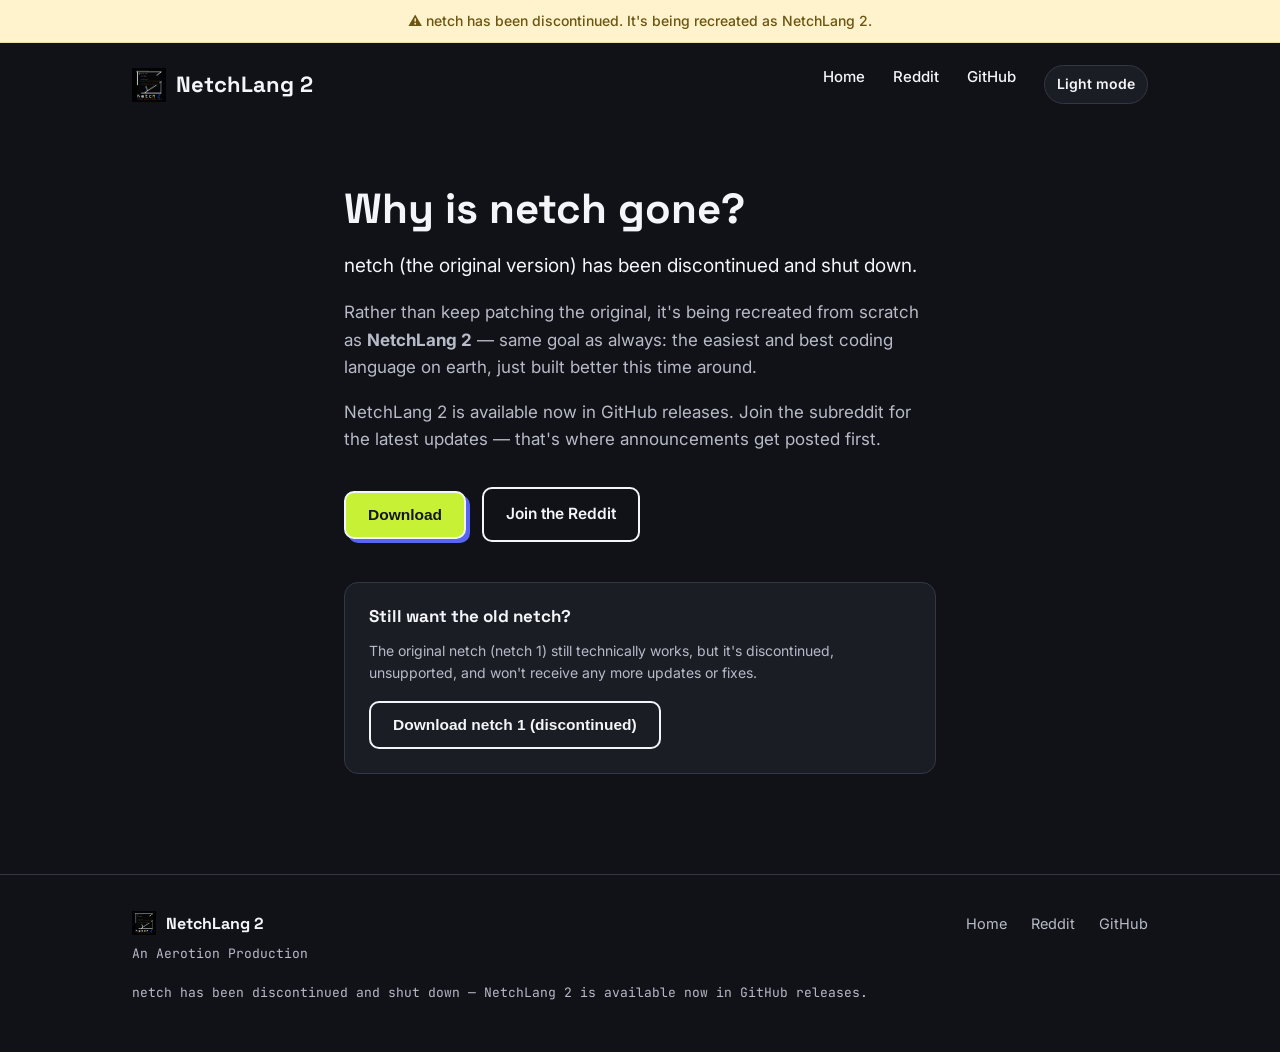
<file: why.html>
<!DOCTYPE html>
<html lang="en">
<head>
<meta charset="UTF-8" />
<meta name="viewport" content="width=device-width, initial-scale=1.0" />
<title>Why? — NetchLang 2</title>
<meta name="description" content="netch has been discontinued and rebuilt as NetchLang 2. Available now in GitHub releases. Here's why." />
<link id="theme-favicon" rel="icon" href="assets/logo-dark.png" />
<script>document.documentElement.dataset.theme = localStorage.getItem('netch-theme') || 'dark';</script>
<link rel="stylesheet" href="style.css" />
<style>
  .why-main { max-width: 640px; margin: 0 auto; padding: 60px 24px 100px; }
  .why-main h1 { font-size: clamp(30px, 4vw, 42px); margin-bottom: 18px; }
  .why-main p { font-size: 17px; color: var(--muted); margin-bottom: 18px; }
  .why-main .lead { color: var(--ink); font-size: 19px; }
  .old-download-box {
    margin-top: 40px;
    padding: 24px;
    border: 1px solid var(--border);
    border-radius: var(--radius);
    background: var(--bg-alt);
  }
  .old-download-box h3 { font-size: 17px; margin-bottom: 8px; }
  .old-download-box p { font-size: 14px; margin-bottom: 16px; }

  .warn-modal-overlay {
    position: fixed; inset: 0;
    background: rgba(0,0,0,0.55);
    display: none;
    align-items: center; justify-content: center;
    z-index: 200;
  }
  .warn-modal-overlay.active { display: flex; }
  .warn-modal {
    background: var(--bg-alt);
    border-radius: 14px;
    padding: 28px;
    max-width: 420px;
    width: 90vw;
    box-shadow: 0 30px 60px -20px rgba(0,0,0,0.4);
  }
  .warn-modal h3 { font-size: 19px; margin-bottom: 12px; color: #b34700; }
  .warn-modal p { font-size: 14.5px; color: var(--muted); margin-bottom: 20px; }
  .warn-modal-actions { display: flex; gap: 10px; justify-content: flex-end; }
</style>
</head>
<body>

<div class="notice-banner">
  <div class="wrap">
    ⚠ netch has been discontinued. It's being recreated as NetchLang 2.
  </div>
</div>

<div class="wrap">
  <nav>
    <a href="index.html" class="brand">
      <img src="assets/logo-light.png" alt="netch logo" />
      NetchLang 2
    </a>
    <div class="nav-links">
      <a href="index.html">Home</a>
      <a href="https://www.reddit.com/r/netchcoding2/" target="_blank" rel="noopener">Reddit</a>
      <a href="https://github.com/netchcodelang/netchcodinglang" target="_blank" rel="noopener">GitHub</a>
      <button class="theme-toggle" type="button" data-theme-toggle>Light mode</button>
    </div>
  </nav>
</div>

<main class="why-main">
  <h1>Why is netch gone?</h1>
  <p class="lead">
    netch (the original version) has been discontinued and shut down.
  </p>
  <p>
    Rather than keep patching the original, it's being recreated from scratch as
    <strong>NetchLang 2</strong> — same goal as always: the easiest and best coding language on earth,
    just built better this time around.
  </p>
  <p>
    NetchLang 2 is available now in GitHub releases. Join the subreddit for the latest updates —
    that's where announcements get posted first.
  </p>
  <div class="cta-row">
    <button class="btn btn-primary" id="download-release-btn-why">Download</button>
    <a class="btn btn-secondary" href="https://www.reddit.com/r/netchcoding2/" target="_blank" rel="noopener">Join the Reddit</a>
  </div>

  <div class="old-download-box">
    <h3>Still want the old netch?</h3>
    <p>
      The original netch (netch 1) still technically works, but it's discontinued, unsupported,
      and won't receive any more updates or fixes.
    </p>
    <button class="btn btn-secondary" id="download-old-btn">Download netch 1 (discontinued)</button>
  </div>
</main>

<footer>
  <div class="wrap">
    <div class="footer-inner">
      <a href="index.html" class="brand"><img src="assets/logo-light.png" alt="NetchLang logo" /> NetchLang 2</a>
      <div class="footer-links">
        <a href="index.html">Home</a>
        <a href="https://www.reddit.com/r/netchcoding2/" target="_blank" rel="noopener">Reddit</a>
        <a href="https://github.com/netchcodelang/netchcodinglang" target="_blank" rel="noopener">GitHub</a>
      </div>
    </div>
    <div class="footer-note" style="margin-top:8px">An Aerotion Production</div>
    <div class="footer-note">netch has been discontinued and shut down — NetchLang 2 is available now in GitHub releases.</div>
  </div>
</footer>

<div class="warn-modal-overlay" id="warn-modal-overlay">
  <div class="warn-modal">
    <h3>⚠ This is the old, discontinued netch</h3>
    <p>
      You're about to download <strong>netch 1</strong> — the original version, which has been
      discontinued and shut down. It won't receive any more updates, fixes, or support.
      NetchLang 2 (available now in GitHub releases) is the actively developed replacement.
    </p>
    <div class="warn-modal-actions">
      <button class="btn btn-secondary" id="warn-cancel-btn">Cancel</button>
      <a class="btn btn-primary" id="warn-continue-btn" href="downloads/installer.py" download>Download anyway</a>
    </div>
  </div>
</div>

<div class="warn-modal-overlay" id="release-modal-overlay">
  <div class="warn-modal">
    <h3>Heads up</h3>
    <p>
      You're about to visit the <strong>NetchLang 2 releases</strong> page on GitHub to download the latest release.
    </p>
    <div class="warn-modal-actions">
      <button class="btn btn-secondary" id="release-cancel-btn">Cancel</button>
      <a class="btn btn-primary" id="release-continue-btn" href="https://github.com/netchcodelang/netchcodinglang/releases" target="_blank" rel="noopener">Continue to GitHub Releases</a>
    </div>
  </div>
</div>

<script src="theme.js"></script>
<script>
  const oldOverlay = document.getElementById('warn-modal-overlay');
  document.getElementById('download-old-btn').addEventListener('click', () => {
    oldOverlay.classList.add('active');
  });
  document.getElementById('warn-cancel-btn').addEventListener('click', () => {
    oldOverlay.classList.remove('active');
  });
  document.getElementById('warn-continue-btn').addEventListener('click', () => {
    oldOverlay.classList.remove('active');
  });
  oldOverlay.addEventListener('click', (e) => {
    if (e.target === oldOverlay) oldOverlay.classList.remove('active');
  });

  const releaseOverlay = document.getElementById('release-modal-overlay');
  document.getElementById('download-release-btn-why').addEventListener('click', () => {
    releaseOverlay.classList.add('active');
  });
  document.getElementById('release-cancel-btn').addEventListener('click', () => {
    releaseOverlay.classList.remove('active');
  });
  document.getElementById('release-continue-btn').addEventListener('click', () => {
    releaseOverlay.classList.remove('active');
  });
  releaseOverlay.addEventListener('click', (e) => {
    if (e.target === releaseOverlay) releaseOverlay.classList.remove('active');
  });
</script>
</body>
</html>
</file>
<file: style.css>
@import url('https://fonts.googleapis.com/css2?family=Space+Grotesk:wght@500;700&family=Inter:wght@400;500;600&family=JetBrains+Mono:wght@400;500;600&display=swap');

:root {
  --bg: #111217;
  --bg-alt: #1b1d25;
  --ink: #f4f5f8;
  --muted: #b7bbc8;
  --accent: #5865f2;
  --accent-ink: #c8ccff;
  --lime: #c6f135;
  --code-bg: #0b0c10;
  --code-fg: #f1f2f7;
  --border: #343744;
  --radius: 14px;
}

:root[data-theme="light"] {
  --bg: #ffffff;
  --bg-alt: #f5f4f0;
  --ink: #15151a;
  --muted: #63636d;
  --accent-ink: #1f2560;
  --code-bg: #1e1f24;
  --code-fg: #e8e8ee;
  --border: #e6e4de;
}

img[src$="logo-light.png"] { content: url("assets/logo-dark.png"); }
.notice-banner { background: #3c3107; border-bottom-color: #715b12; color: #fff0ae; }
.editor-bar { background: #17181f; }
.eyebrow, .ref-cat { background: #292b42; }
.btn-secondary { border-color: var(--ink); }
#ref-search { background: var(--bg-alt); color: var(--ink); }

:root[data-theme="light"] img[src$="logo-light.png"] { content: url("assets/logo-light.png"); }
:root[data-theme="light"] .notice-banner { background: #fff3cd; border-bottom-color: #f0dca0; color: #6b5511; }
:root[data-theme="light"] .editor-bar { background: #26272e; }
:root[data-theme="light"] .eyebrow, :root[data-theme="light"] .ref-cat { background: #eceafd; }

.theme-toggle {
  border: 1px solid var(--border);
  border-radius: 999px;
  background: var(--bg-alt);
  color: var(--ink);
  cursor: pointer;
  font: inherit;
  font-size: 14px;
  font-weight: 600;
  padding: 7px 12px;
}
.theme-toggle:hover { border-color: var(--accent); }

* { box-sizing: border-box; }

html { scroll-behavior: smooth; }

body {
  margin: 0;
  background: var(--bg);
  color: var(--ink);
  font-family: 'Inter', sans-serif;
  font-size: 16px;
  line-height: 1.6;
}

h1, h2, h3 {
  font-family: 'Space Grotesk', sans-serif;
  font-weight: 700;
  line-height: 1.1;
  margin: 0;
}

a { color: inherit; text-decoration: none; }

.wrap {
  max-width: 1080px;
  margin: 0 auto;
  padding: 0 32px;
}

@media (prefers-reduced-motion: reduce) {
  * { animation: none !important; transition: none !important; }
  html { scroll-behavior: auto; }
}

/* ---------- nav ---------- */
nav {
  display: flex;
  align-items: center;
  justify-content: space-between;
  padding: 22px 0;
}
.brand {
  display: flex;
  align-items: center;
  gap: 10px;
  font-family: 'Space Grotesk', sans-serif;
  font-weight: 700;
  font-size: 22px;
}
.brand img { height: 34px; width: auto; display: block; }
.nav-links {
  display: flex;
  gap: 28px;
  font-weight: 500;
  font-size: 15px;
}
.nav-links a { border-bottom: 2px solid transparent; padding-bottom: 3px; }
.nav-links a:hover { border-bottom-color: var(--accent); }

.notice-banner {
  background: #fff3cd;
  border-bottom: 1px solid #f0dca0;
  color: #6b5511;
  font-size: 14px;
  font-weight: 500;
  text-align: center;
  padding: 10px 20px;
}

.download-box {
  margin-top: 30px;
  padding: 20px;
  border: 1px solid var(--border);
  border-radius: var(--radius);
  background: var(--bg-alt);
}
.download-label {
  font-family: 'JetBrains Mono', monospace;
  font-size: 12.5px;
  color: var(--muted);
  text-transform: uppercase;
  letter-spacing: 0.5px;
  margin-bottom: 12px;
}
.docs-muted-inline {
  margin: 10px 0 0;
  font-size: 13px;
  color: var(--muted);
}

/* ---------- hero ---------- */
.hero {
  padding: 64px 0 40px;
  position: relative;
}
.hero-inner {
  display: flex;
  align-items: center;
  gap: 56px;
}
.hero-text { flex: 1.15; }
.hero-logo {
  flex: 0.85;
  display: flex;
  justify-content: center;
  position: relative;
}
.hero-logo img {
  width: 100%;
  max-width: 340px;
  filter: drop-shadow(0 18px 30px rgba(21,21,26,0.10));
}

.eyebrow {
  display: inline-flex;
  align-items: center;
  gap: 8px;
  font-family: 'JetBrains Mono', monospace;
  font-size: 13px;
  color: var(--accent-ink);
  background: #eceafd;
  border-radius: 100px;
  padding: 6px 14px;
  margin-bottom: 22px;
}
.eyebrow::before { content: "●"; color: var(--accent); font-size: 10px; }

h1.headline {
  font-size: clamp(38px, 5vw, 58px);
  letter-spacing: -0.02em;
}
.headline .underline-wrap { position: relative; display: inline-block; }
.headline .underline-wrap svg {
  position: absolute;
  left: -2%;
  bottom: -14px;
  width: 104%;
  height: 18px;
}

.subhead {
  margin-top: 22px;
  font-size: 19px;
  color: var(--muted);
  max-width: 46ch;
}

.cta-row {
  margin-top: 34px;
  display: flex;
  align-items: center;
  gap: 16px;
  flex-wrap: wrap;
}

.btn {
  display: inline-flex;
  align-items: center;
  gap: 9px;
  font-weight: 600;
  font-size: 15.5px;
  padding: 13px 22px;
  border-radius: 10px;
  border: 2px solid var(--ink);
  transition: transform 0.15s ease, box-shadow 0.15s ease;
}
.btn:hover { transform: translateY(-2px); }
.btn-primary {
  background: var(--lime);
  color: #15151a;
  box-shadow: 4px 4px 0 var(--accent);
}
.btn-primary:hover { box-shadow: 6px 6px 0 var(--accent); }
.btn-secondary {
  background: transparent;
  color: var(--ink);
}
.btn-secondary:hover { background: var(--bg-alt); }

/* ---------- code showcase ---------- */
.showcase { padding: 30px 0 90px; }
.editor {
  background: var(--code-bg);
  border-radius: var(--radius);
  overflow: hidden;
  box-shadow: 0 30px 60px -20px rgba(21,21,26,0.35);
}
.editor-bar {
  display: flex;
  align-items: center;
  gap: 8px;
  padding: 13px 16px;
  background: #26272e;
}
.editor-bar span {
  width: 11px; height: 11px; border-radius: 50%;
  background: #4b4c56;
}
.editor-bar span:nth-child(1) { background: #ef5a52; }
.editor-bar span:nth-child(2) { background: #f4bd3d; }
.editor-bar span:nth-child(3) { background: #61c454; }
.editor-filename {
  margin-left: 10px;
  font-family: 'JetBrains Mono', monospace;
  font-size: 12.5px;
  color: #9a9aa5;
}
.editor pre {
  margin: 0;
  padding: 26px 28px 30px;
  font-family: 'JetBrains Mono', monospace;
  font-size: 14px;
  line-height: 1.7;
  overflow-x: auto;
}
.tok-keyword { color: #c586c0; }
.tok-builtin { color: #4fc1ff; }
.tok-dotted  { color: #9cdcfe; }
.tok-string  { color: #ce9178; }
.tok-comment { color: #6a9955; font-style: italic; }
.tok-number  { color: #b5cea8; }
.tok-tag     { color: #f0a868; }

/* ---------- features ---------- */
.features { padding: 20px 0 100px; }
.features-head { max-width: 60ch; margin-bottom: 44px; }
.features-head h2 { font-size: clamp(28px, 3.4vw, 36px); }
.features-head p { color: var(--muted); margin-top: 12px; font-size: 17px; }

.feature-grid {
  display: grid;
  grid-template-columns: repeat(3, 1fr);
  gap: 22px;
}
.feature-card {
  border: 1px solid var(--border);
  border-radius: var(--radius);
  padding: 26px 24px;
  background: var(--bg-alt);
  opacity: 0;
  transform: translateY(14px);
  transition: opacity 0.5s ease, transform 0.5s ease;
}
.feature-card.visible { opacity: 1; transform: translateY(0); }
.feature-card .num {
  font-family: 'JetBrains Mono', monospace;
  font-size: 13px;
  color: var(--accent);
  margin-bottom: 14px;
}
.feature-card h3 { font-size: 19px; margin-bottom: 10px; }
.feature-card p { color: var(--muted); font-size: 15px; margin: 0; }

/* ---------- cta band ---------- */
.cta-band {
  background: #252733;
  color: var(--ink);
  border-radius: 20px;
  margin: 0 0 100px;
  padding: 56px 48px;
  display: flex;
  align-items: center;
  justify-content: space-between;
  gap: 32px;
  flex-wrap: wrap;
  position: relative;
  overflow: hidden;
}
.cta-band::before {
  content: "";
  position: absolute;
  right: -60px; top: -60px;
  width: 220px; height: 220px;
  background: var(--lime);
  border-radius: 50%;
  opacity: 0.15;
}
.cta-band h2 { font-size: clamp(24px, 3vw, 32px); max-width: 20ch; }
.cta-band .btn-primary { box-shadow: 4px 4px 0 var(--accent); }

:root[data-theme="light"] .btn-primary {
  background: var(--ink);
  color: #fff;
  box-shadow: 4px 4px 0 var(--lime);
}
:root[data-theme="light"] .btn-primary:hover { box-shadow: 6px 6px 0 var(--lime); }
:root[data-theme="light"] .cta-band { background: var(--ink); color: #fff; }
:root[data-theme="light"] .cta-band .btn-primary { box-shadow: 4px 4px 0 var(--lime); }

/* ---------- footer ---------- */
footer {
  border-top: 1px solid var(--border);
  padding: 36px 0 48px;
}
.footer-inner {
  display: flex;
  align-items: center;
  justify-content: space-between;
  flex-wrap: wrap;
  gap: 16px;
}
.footer-inner .brand { font-size: 16px; }
.footer-inner .brand img { height: 24px; }
.footer-links {
  display: flex;
  gap: 24px;
  font-size: 14.5px;
  color: var(--muted);
}
.footer-links a:hover { color: var(--ink); }
.footer-note {
  margin-top: 18px;
  font-size: 13px;
  color: var(--muted);
  font-family: 'JetBrains Mono', monospace;
}

@media (max-width: 860px) {
  .hero-inner { flex-direction: column-reverse; }
  .hero-logo img { max-width: 220px; }
  .feature-grid { grid-template-columns: 1fr; }
  .cta-band { flex-direction: column; align-items: flex-start; }
}

@media (max-width: 640px) {
  nav { flex-wrap: wrap; gap: 12px; row-gap: 10px; }
  .nav-links { gap: 16px; font-size: 14px; flex-wrap: wrap; row-gap: 8px; }
  .wrap { padding: 0 20px; }
  .hero { padding-top: 40px; }
  .cta-row { flex-direction: column; align-items: stretch; }
  .cta-row .btn { justify-content: center; }
  .cta-band { padding: 36px 28px; }
}

.warn-modal-overlay {
  position: fixed; inset: 0;
  background: rgba(0,0,0,0.55);
  display: none;
  align-items: center; justify-content: center;
  z-index: 200;
}
.warn-modal-overlay.active { display: flex; }
.warn-modal {
  background: var(--bg-alt);
  border-radius: 14px;
  padding: 28px;
  max-width: 420px;
  width: 90vw;
  box-shadow: 0 30px 60px -20px rgba(0,0,0,0.4);
  border: 1px solid var(--border);
}
.warn-modal h3 { font-size: 19px; margin-bottom: 12px; color: #b34700; }
.warn-modal p { font-size: 14.5px; color: var(--muted); margin-bottom: 20px; }
.warn-modal-actions { display: flex; gap: 10px; justify-content: flex-end; }

:root[data-theme="light"] .warn-modal h3 { color: #b34700; }
</file>
<file: docs.css>
.docs-hero {
  padding: 48px 0 36px;
  border-bottom: 1px solid var(--border);
}
.docs-hero h1 {
  font-size: clamp(30px, 4vw, 42px);
  margin-top: 14px;
  letter-spacing: -0.02em;
}
.docs-hero .subhead { margin-top: 14px; max-width: 60ch; }

.docs-layout {
  display: flex;
  gap: 48px;
  padding: 44px 32px 100px;
  align-items: flex-start;
}

.docs-nav {
  width: 200px;
  flex-shrink: 0;
  position: sticky;
  top: 24px;
  display: flex;
  flex-direction: column;
  gap: 10px;
}
.docs-nav-label {
  font-family: 'JetBrains Mono', monospace;
  font-size: 11px;
  text-transform: uppercase;
  letter-spacing: 0.06em;
  color: var(--muted);
  margin-bottom: 4px;
}
.docs-nav a {
  font-size: 14.5px;
  color: var(--muted);
  padding: 4px 0;
}
.docs-nav a:hover { color: var(--ink); }

.docs-content { flex: 1; min-width: 0; }
.docs-content section { margin-bottom: 64px; scroll-margin-top: 24px; }
.docs-content h2 {
  font-size: 26px;
  margin-bottom: 14px;
  padding-top: 8px;
}
.docs-content p { color: var(--muted); font-size: 16px; max-width: 68ch; }
.docs-content code {
  font-family: 'JetBrains Mono', monospace;
  font-size: 0.9em;
  background: var(--bg-alt);
  padding: 2px 7px;
  border-radius: 5px;
  color: var(--ink);
}
.docs-content pre {
  background: var(--code-bg);
  color: var(--code-fg);
  border-radius: 10px;
  padding: 18px 20px;
  width: 100%;
  max-width: 100%;
  overflow-x: auto;
  box-sizing: border-box;
  font-family: 'JetBrains Mono', monospace;
  font-size: 13.5px;
  line-height: 1.65;
  margin: 16px 0 20px;
}
.docs-content pre code { background: none; padding: 0; color: inherit; }

/* install tabs */
.install-tabs {
  display: flex;
  gap: 8px;
  margin: 20px 0 4px;
  flex-wrap: wrap;
}
.install-tab {
  font-family: 'Inter', sans-serif;
  font-size: 13.5px;
  font-weight: 500;
  padding: 8px 14px;
  border-radius: 8px;
  border: 1px solid var(--border);
  background: var(--bg);
  color: var(--muted);
  cursor: pointer;
}
.install-tab.active { border-color: var(--ink); color: var(--ink); background: var(--bg-alt); }
.install-panel { display: none; padding-top: 14px; }
.install-panel.active { display: block; }

/* reference search */
#ref-search {
  width: 100%;
  max-width: 480px;
  font-family: 'Inter', sans-serif;
  font-size: 15px;
  padding: 12px 16px;
  border-radius: 10px;
  border: 1px solid var(--border);
  margin: 18px 0 26px;
}
#ref-search:focus { outline: 2px solid var(--accent); outline-offset: 1px; }

.ref-entry {
  border: 1px solid var(--border);
  border-radius: 12px;
  padding: 18px 20px;
  margin-bottom: 14px;
  background: var(--bg-alt);
}
.ref-cat {
  font-family: 'JetBrains Mono', monospace;
  font-size: 11px;
  text-transform: uppercase;
  letter-spacing: 0.05em;
  color: var(--accent-ink);
  background: var(--bg);
  display: inline-block;
  padding: 3px 10px;
  border-radius: 100px;
  margin-bottom: 10px;
}
.ref-title { font-family: 'Space Grotesk', sans-serif; font-weight: 700; font-size: 17px; margin-bottom: 8px; }
.ref-syntax, .ref-example {
  font-family: 'JetBrains Mono', monospace;
  font-size: 13px;
  white-space: pre-wrap;
  background: var(--code-bg);
  color: var(--code-fg);
  border-radius: 8px;
  padding: 10px 12px;
  margin-bottom: 8px;
}
.ref-note { font-size: 13.5px; color: var(--muted); font-style: italic; margin: 0; }
.ref-empty { color: var(--muted); padding: 20px 0; }

@media (max-width: 860px) {
  .docs-layout { flex-direction: column; padding: 32px 20px 70px; }
  .docs-nav {
    position: static;
    width: 100%;
    flex-direction: row;
    flex-wrap: wrap;
    gap: 16px;
  }
  .docs-nav-label { width: 100%; }
}
</file>
